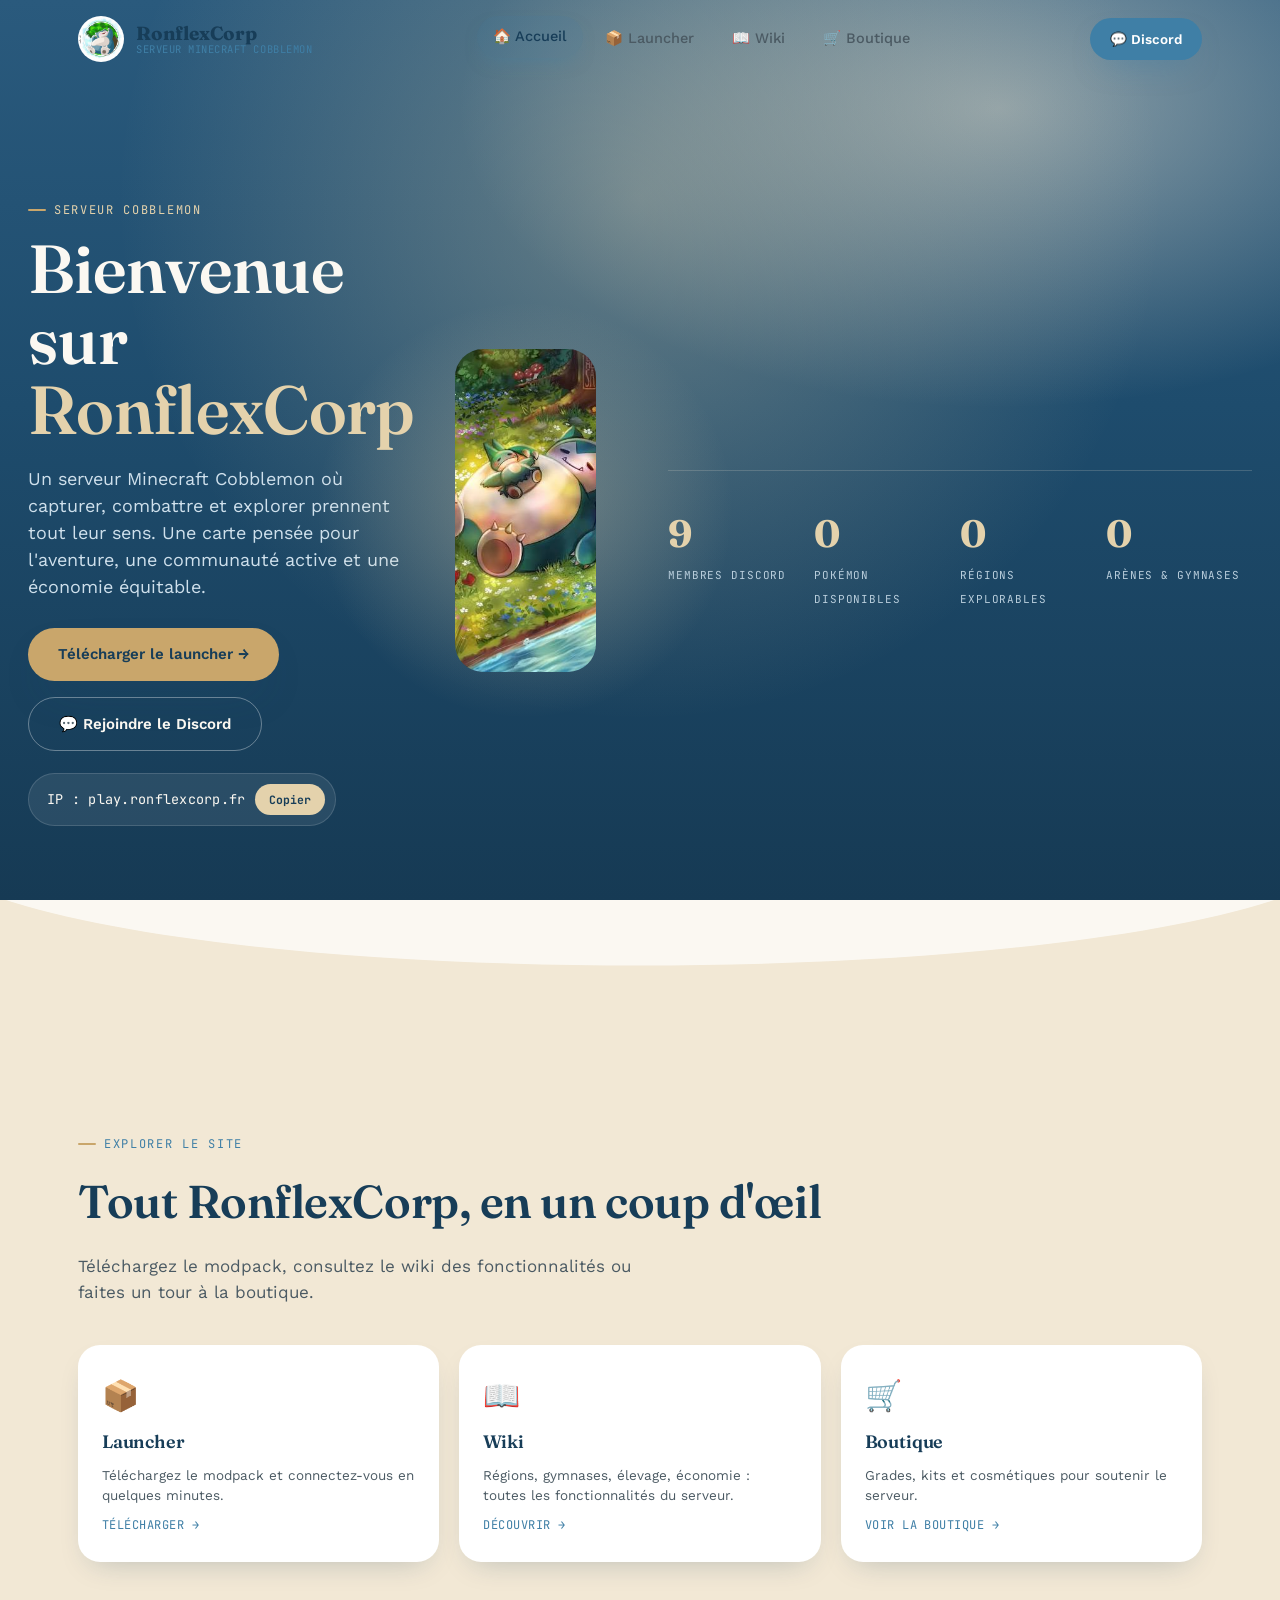
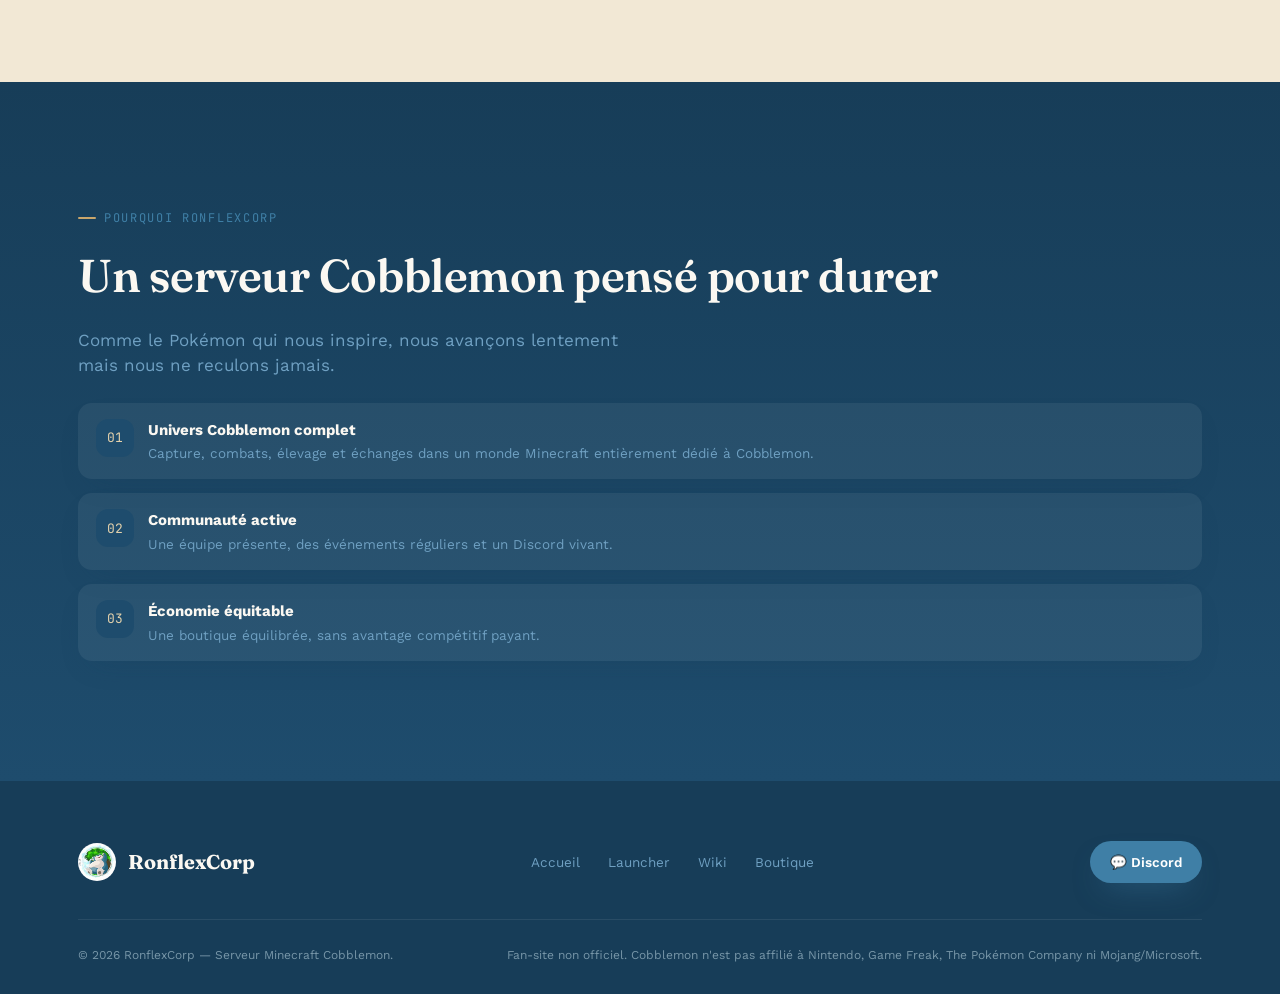
<file: index.html>
<!DOCTYPE html>
<html lang="fr">
<head>
<meta charset="UTF-8">
<meta name="viewport" content="width=device-width, initial-scale=1.0">
<title>RonflexCorp — Serveur Minecraft Cobblemon</title>
<meta name="description" content="RonflexCorp, le serveur Minecraft Cobblemon où capturer, combattre et explorer prennent tout leur sens. Rejoignez notre communauté.">
<link rel="icon" type="image/jpeg" href="assets/Snorlax_600_3331126.jpg">
<link rel="preconnect" href="https://fonts.googleapis.com">
<link rel="preconnect" href="https://fonts.gstatic.com" crossorigin>
<link href="https://fonts.googleapis.com/css2?family=Fraunces:opsz,wght@9..144,400;9..144,500;9..144,600;9..144,700&family=Work+Sans:wght@400;500;600;700&family=JetBrains+Mono:wght@400;500;700&display=swap" rel="stylesheet">
<link rel="stylesheet" href="css/style.css">
</head>
<body>

<!-- Loader -->
<div class="loader" id="loader">
  <img class="loader-mascot" src="assets/Snorlax_600_3331126.jpg" alt="Mascotte RonflexCorp endormie" width="110" height="88" style="border-radius:24px;object-fit:cover;">
  <span>Chargement du serveur…</span>
</div>

<!-- Nav -->
<nav class="nav" id="nav">
  <div class="container nav-inner">
    <a href="index.html" class="brand">
      <img class="brand-mark" src="assets/Snorlax_600_3331126.jpg" alt="Logo RonflexCorp" width="46" height="46" style="border-radius:50%;object-fit:cover;">
      <span class="brand-text"><b>RonflexCorp</b><span>Serveur Minecraft Cobblemon</span></span>
    </a>
    <div class="nav-links">
      <a href="index.html" class="active">🏠 Accueil</a>
      <a href="launcher.html">📦 Launcher</a>
      <a href="wiki.html">📖 Wiki</a>
      <a href="boutique.html">🛒 Boutique</a>
    </div>
    <div class="nav-cta">
      <a href="https://discord.gg/UPFU88eyMu" target="_blank" rel="noopener" class="btn btn-discord btn-sm">💬 Discord</a>
      <div class="nav-burger" id="burger"><span></span><span></span><span></span></div>
    </div>
  </div>
</nav>

<!-- HERO -->
<header class="hero" id="accueil">
  <div class="hero-sky-glow"></div>
  <div class="hero-particles" id="particles"></div>
  <div class="container hero-inner">
    <div class="hero-copy reveal">
      <span class="eyebrow">Serveur Cobblemon</span>
      <h1>Bienvenue sur <em>RonflexCorp</em></h1>
      <p>Un serveur Minecraft Cobblemon où capturer, combattre et explorer prennent tout leur sens. Une carte pensée pour l'aventure, une communauté active et une économie équitable.</p>
      <div class="hero-actions">
        <a href="launcher.html" class="btn btn-primary">Télécharger le launcher →</a>
        <a href="https://discord.gg/UPFU88eyMu" target="_blank" rel="noopener" class="btn btn-outline">💬 Rejoindre le Discord</a>
      </div>
      <div class="server-ip">
        <span>IP : play.ronflexcorp.fr</span>
        <button class="copy-btn" data-copy="play.ronflexcorp.fr">Copier</button>
      </div>
    </div>
    <div class="hero-visual reveal">
      <div class="glow-ring"></div>
      <img class="mascot" src="assets/snorlax-foret.jpg" alt="Ronflex, mascotte de RonflexCorp, un géant paisible" width="380" height="323" style="border-radius:28px;object-fit:cover;">
    </div>
  </div>
  <div class="container stats-wrap">
    <div class="stats-grid reveal reveal-stagger" id="statsGrid"></div>
  </div>
</header>
<svg class="belly-divider" viewBox="0 0 1440 110" preserveAspectRatio="none"><path d="M0 0 C300 90 1140 90 1440 0 L1440 110 L0 110 Z" fill="#F2E8D5"/></svg>

<!-- HUB : accès rapide aux autres pages -->
<section class="section section-cream" id="hub">
  <div class="container">
    <div class="reveal" style="margin-bottom:40px;">
      <span class="eyebrow">Explorer le site</span>
      <h2 class="section-title">Tout RonflexCorp, en un coup d'œil</h2>
      <p class="section-lead">Téléchargez le modpack, consultez le wiki des fonctionnalités ou faites un tour à la boutique.</p>
    </div>
    <div class="hub-grid reveal reveal-stagger">
      <a class="hub-card" href="launcher.html" style="--i:0">
        <span class="hub-icon">📦</span>
        <h4>Launcher</h4>
        <p>Téléchargez le modpack et connectez-vous en quelques minutes.</p>
        <span class="hub-link">Télécharger →</span>
      </a>
      <a class="hub-card" href="wiki.html" style="--i:1">
        <span class="hub-icon">📖</span>
        <h4>Wiki</h4>
        <p>Régions, gymnases, élevage, économie : toutes les fonctionnalités du serveur.</p>
        <span class="hub-link">Découvrir →</span>
      </a>
      <a class="hub-card" href="boutique.html" style="--i:2">
        <span class="hub-icon">🛒</span>
        <h4>Boutique</h4>
        <p>Grades, kits et cosmétiques pour soutenir le serveur.</p>
        <span class="hub-link">Voir la boutique →</span>
      </a>
    </div>
  </div>
</section>

<!-- POURQUOI NOUS REJOINDRE -->
<section class="section section-blue" id="pourquoi">
  <div class="container">
    <div class="reveal" style="margin-bottom:20px;">
      <span class="eyebrow">Pourquoi RonflexCorp</span>
      <h2 class="section-title">Un serveur Cobblemon pensé pour durer</h2>
      <p class="section-lead">Comme le Pokémon qui nous inspire, nous avançons lentement mais nous ne reculons jamais.</p>
    </div>
    <div class="value-list reveal reveal-stagger">
      <div class="value-item" style="--i:0"><div class="value-icon">01</div><div><b>Univers Cobblemon complet</b><p>Capture, combats, élevage et échanges dans un monde Minecraft entièrement dédié à Cobblemon.</p></div></div>
      <div class="value-item" style="--i:1"><div class="value-icon">02</div><div><b>Communauté active</b><p>Une équipe présente, des événements réguliers et un Discord vivant.</p></div></div>
      <div class="value-item" style="--i:2"><div class="value-icon">03</div><div><b>Économie équitable</b><p>Une boutique équilibrée, sans avantage compétitif payant.</p></div></div>
    </div>
  </div>
</section>

<!-- FOOTER -->
<footer class="footer">
  <div class="container">
    <div class="footer-top">
      <div class="footer-brand">
        <img src="assets/Snorlax_600_3331126.jpg" alt="Logo RonflexCorp" width="38" height="38" style="border-radius:50%;object-fit:cover;">
        <b>RonflexCorp</b>
      </div>
      <div class="footer-links">
        <a href="index.html">Accueil</a>
        <a href="launcher.html">Launcher</a>
        <a href="wiki.html">Wiki</a>
        <a href="boutique.html">Boutique</a>
      </div>
      <a href="https://discord.gg/UPFU88eyMu" target="_blank" rel="noopener" class="btn btn-discord btn-sm">💬 Discord</a>
    </div>
    <div class="footer-bottom">
      <span>© 2026 RonflexCorp — Serveur Minecraft Cobblemon.</span>
      <span>Fan-site non officiel. Cobblemon n'est pas affilié à Nintendo, Game Freak, The Pokémon Company ni Mojang/Microsoft.</span>
    </div>
  </div>
</footer>
<script src="js/main.js" defer></script>
<script src="js/home.js" defer></script>
</body>
</html>
</file>
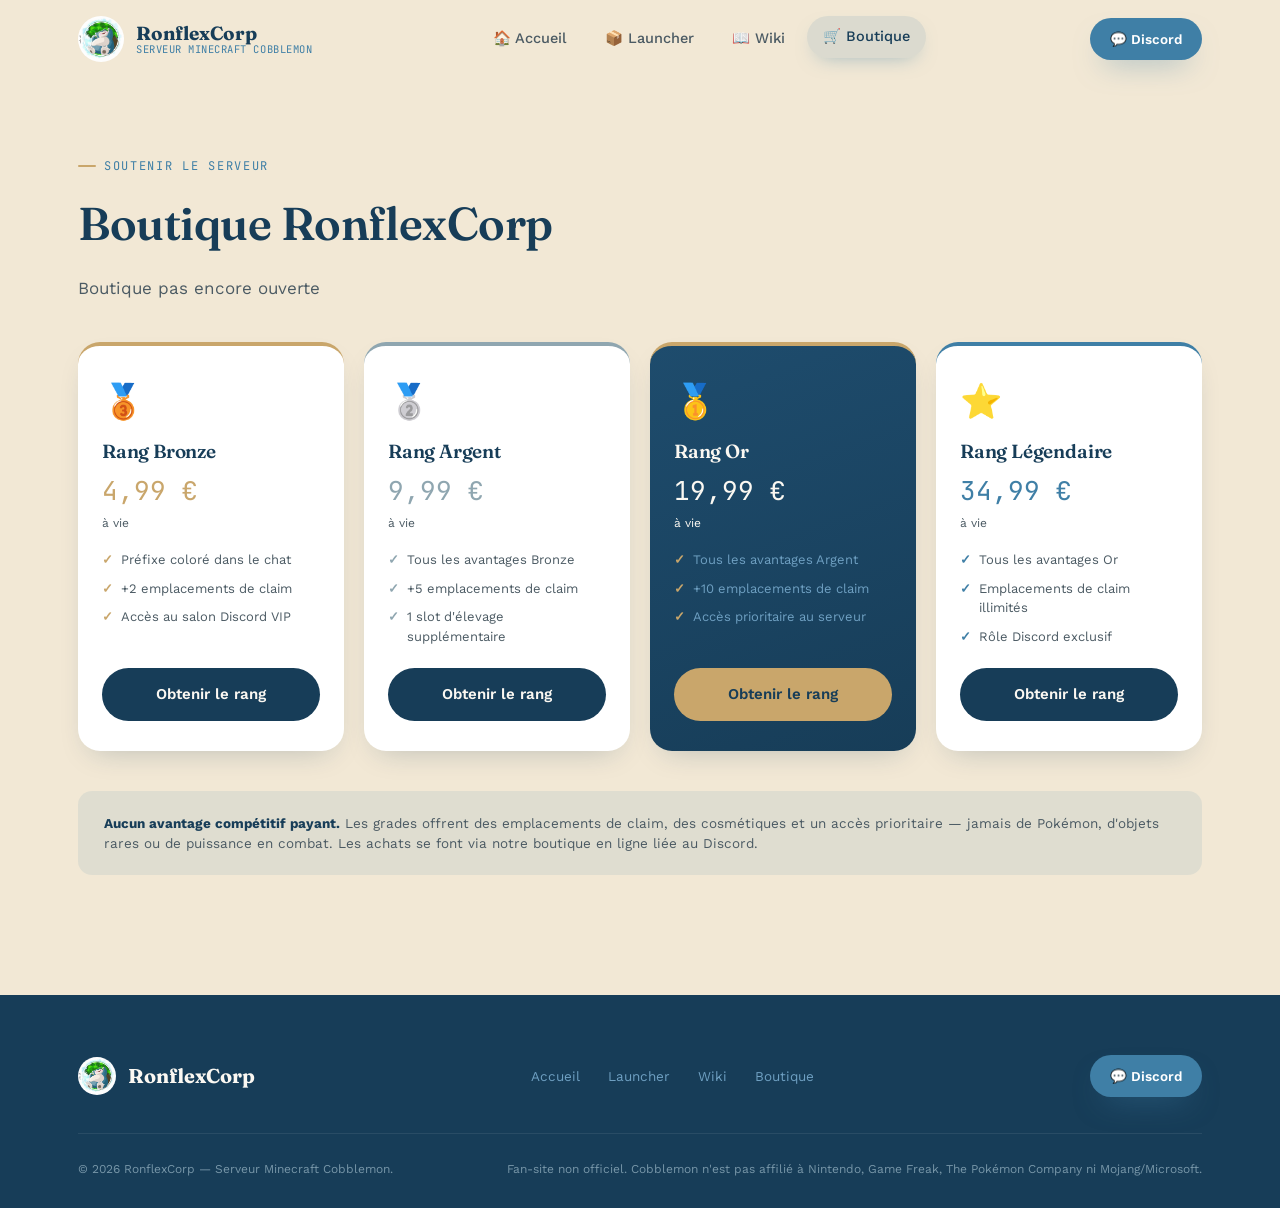
<file: boutique.html>
<!DOCTYPE html>
<html lang="fr">
<head>
<meta charset="UTF-8">
<meta name="viewport" content="width=device-width, initial-scale=1.0">
<title>Boutique — RonflexCorp</title>
<meta name="description" content="Grades, kits et cosmétiques pour soutenir le serveur Cobblemon RonflexCorp.">
<link rel="icon" type="image/jpeg" href="assets/Snorlax_600_3331126.jpg">
<link rel="preconnect" href="https://fonts.googleapis.com">
<link rel="preconnect" href="https://fonts.gstatic.com" crossorigin>
<link href="https://fonts.googleapis.com/css2?family=Fraunces:opsz,wght@9..144,400;9..144,500;9..144,600;9..144,700&family=Work+Sans:wght@400;500;600;700&family=JetBrains+Mono:wght@400;500;700&display=swap" rel="stylesheet">
<link rel="stylesheet" href="css/style.css">
</head>
<body>

<!-- Loader -->
<div class="loader" id="loader">
  <img class="loader-mascot" src="assets/Snorlax_600_3331126.jpg" alt="Mascotte RonflexCorp endormie" width="110" height="88" style="border-radius:24px;object-fit:cover;">
  <span>Chargement du serveur…</span>
</div>

<!-- Nav -->
<nav class="nav" id="nav">
  <div class="container nav-inner">
    <a href="index.html" class="brand">
      <img class="brand-mark" src="assets/Snorlax_600_3331126.jpg" alt="Logo RonflexCorp" width="46" height="46" style="border-radius:50%;object-fit:cover;">
      <span class="brand-text"><b>RonflexCorp</b><span>Serveur Minecraft Cobblemon</span></span>
    </a>
    <div class="nav-links">
      <a href="index.html">🏠 Accueil</a>
      <a href="launcher.html">📦 Launcher</a>
      <a href="wiki.html">📖 Wiki</a>
      <a href="boutique.html" class="active">🛒 Boutique</a>
    </div>
    <div class="nav-cta">
      <a href="https://discord.gg/UPFU88eyMu" target="_blank" rel="noopener" class="btn btn-discord btn-sm">💬 Discord</a>
      <div class="nav-burger" id="burger"><span></span><span></span><span></span></div>
    </div>
  </div>
</nav>

<!-- BOUTIQUE -->
<section class="section section-cream" id="boutique" style="padding-top:150px;">
  <div class="container">
    <div class="reveal" style="margin-bottom:40px;">
      <span class="eyebrow">Soutenir le serveur</span>
      <h2 class="section-title">Boutique RonflexCorp</h2>
      <p class="section-lead">Boutique pas encore ouverte</p>
    </div>
    <div class="tier-grid reveal reveal-stagger" id="tierGrid"></div>
    <div class="shop-note reveal">
      <b>Aucun avantage compétitif payant.</b> Les grades offrent des emplacements de claim, des cosmétiques et un accès prioritaire — jamais de Pokémon, d'objets rares ou de puissance en combat. Les achats se font via notre boutique en ligne liée au Discord.
    </div>
  </div>
</section>

<!-- FOOTER -->
<footer class="footer">
  <div class="container">
    <div class="footer-top">
      <div class="footer-brand">
        <img src="assets/Snorlax_600_3331126.jpg" alt="Logo RonflexCorp" width="38" height="38" style="border-radius:50%;object-fit:cover;">
        <b>RonflexCorp</b>
      </div>
      <div class="footer-links">
        <a href="index.html">Accueil</a>
        <a href="launcher.html">Launcher</a>
        <a href="wiki.html">Wiki</a>
        <a href="boutique.html">Boutique</a>
      </div>
      <a href="https://discord.gg/UPFU88eyMu" target="_blank" rel="noopener" class="btn btn-discord btn-sm">💬 Discord</a>
    </div>
    <div class="footer-bottom">
      <span>© 2026 RonflexCorp — Serveur Minecraft Cobblemon.</span>
      <span>Fan-site non officiel. Cobblemon n'est pas affilié à Nintendo, Game Freak, The Pokémon Company ni Mojang/Microsoft.</span>
    </div>
  </div>
</footer>
<script src="js/main.js" defer></script>
<script src="js/boutique.js" defer></script>
</body>
</html>
</file>
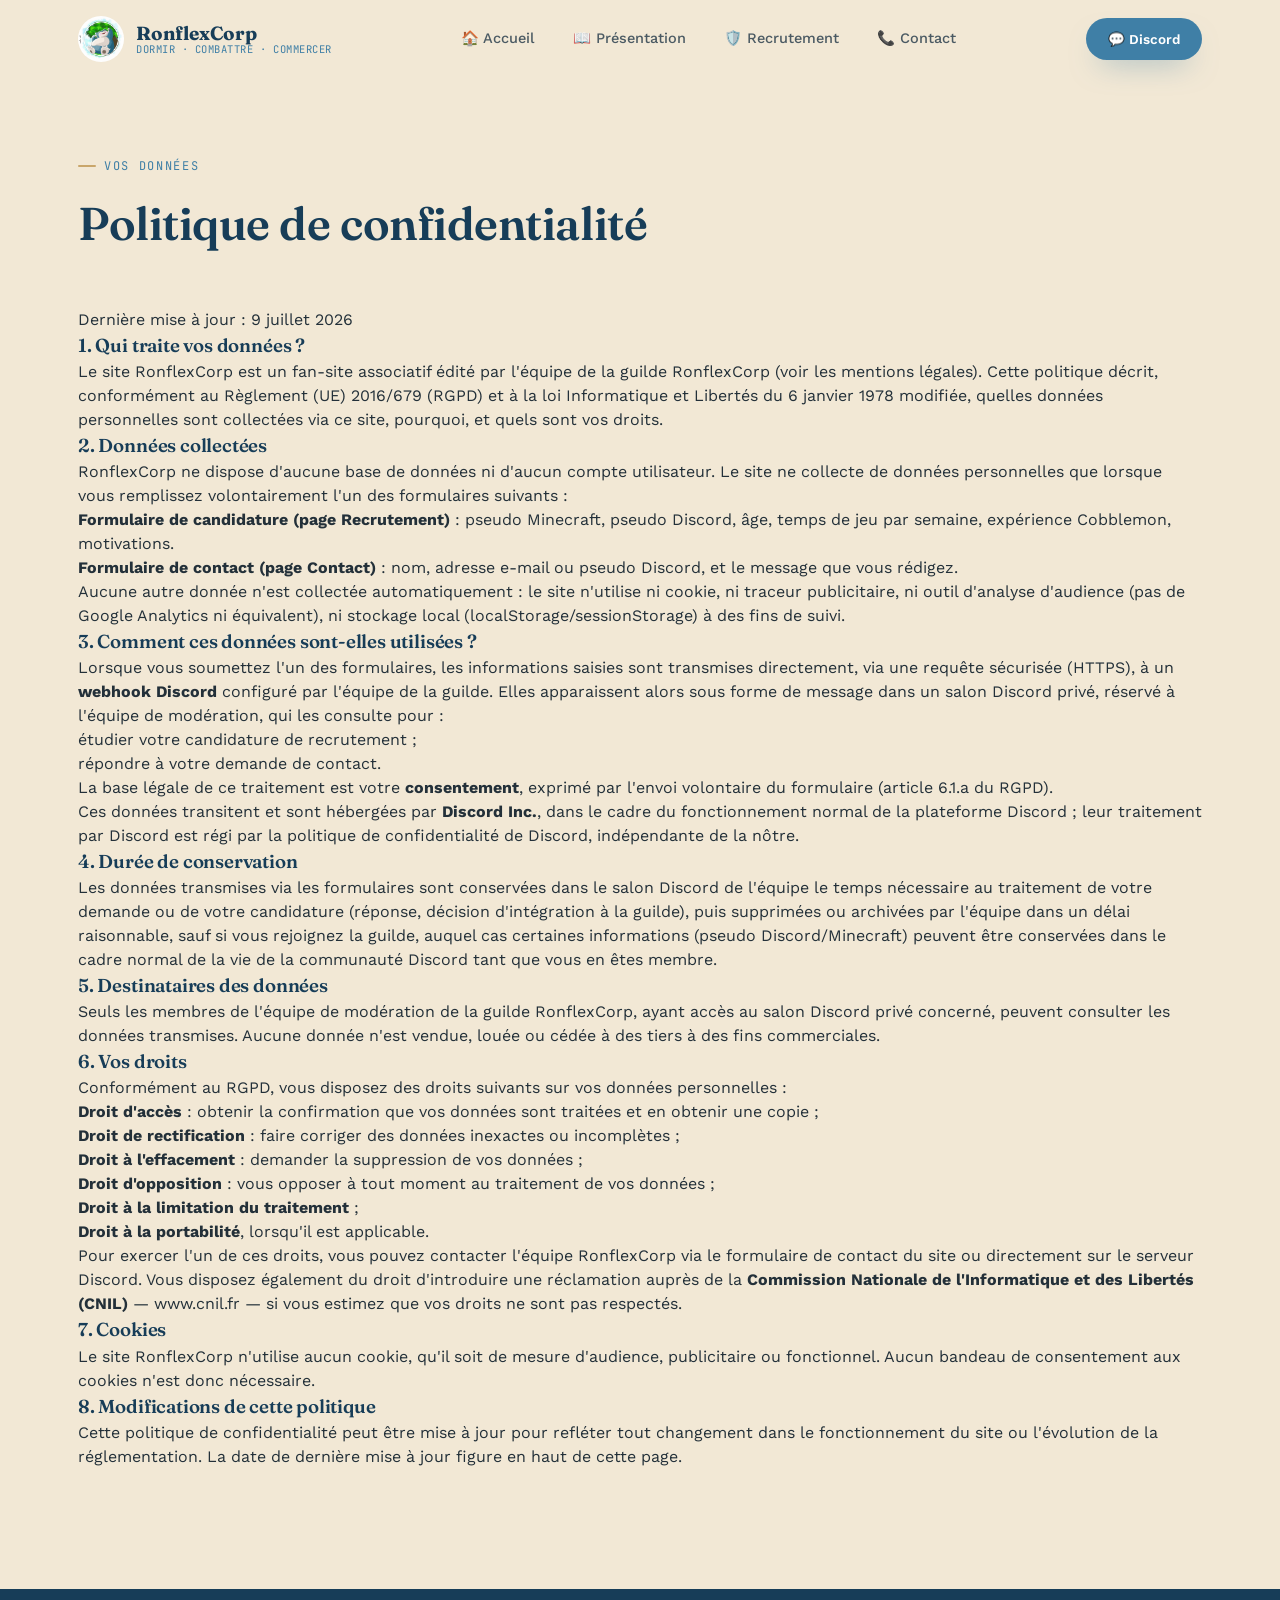
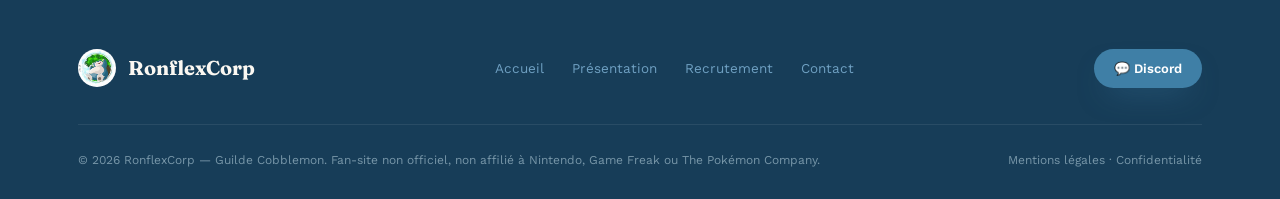
<file: confidentialite.html>
<!DOCTYPE html>
<html lang="fr">
<head>
<meta charset="UTF-8">
<meta name="viewport" content="width=device-width, initial-scale=1.0">
<title>Politique de confidentialité — RonflexCorp</title>
<link rel="icon" type="image/jpeg" href="assets/Snorlax_600_3331126.jpg">
<link rel="preconnect" href="https://fonts.googleapis.com">
<link rel="preconnect" href="https://fonts.gstatic.com" crossorigin>
<link href="https://fonts.googleapis.com/css2?family=Fraunces:opsz,wght@9..144,400;9..144,500;9..144,600;9..144,700&family=Work+Sans:wght@400;500;600;700&family=JetBrains+Mono:wght@400;500;700&display=swap" rel="stylesheet">
<link rel="stylesheet" href="css/style.css">
</head>
<body>

<!-- Loader -->
<div class="loader" id="loader">
  <img class="loader-mascot" src="assets/Snorlax_600_3331126.jpg" alt="Mascotte RonflexCorp endormie" width="110" height="88" style="border-radius:24px;object-fit:cover;">
  <span>Ronflex se réveille…</span>
</div>

<!-- Nav -->
<nav class="nav" id="nav">
  <div class="container nav-inner">
    <a href="index.html" class="brand">
      <img class="brand-mark" src="assets/Snorlax_600_3331126.jpg" alt="Logo RonflexCorp" width="46" height="46" style="border-radius:50%;object-fit:cover;">
      <span class="brand-text"><b>RonflexCorp</b><span>Dormir · Combattre · Commercer</span></span>
    </a>
    <div class="nav-links">
      <a href="index.html">🏠 Accueil</a>
      <a href="presentation.html">📖 Présentation</a>
      <a href="recrutement.html">🛡️ Recrutement</a>
      <a href="contact.html">📞 Contact</a>
    </div>
    <div class="nav-cta">
      <a href="https://discord.gg/UPFU88eyMu" target="_blank" rel="noopener" class="btn btn-discord" style="padding:11px 22px;font-size:13.5px;">💬 Discord</a>
      <div class="nav-burger" id="burger"><span></span><span></span><span></span></div>
    </div>
  </div>
</nav>

<!-- CONFIDENTIALITE -->
<section class="section section-cream" style="padding-top:150px;">
  <div class="container">
    <div class="reveal" style="margin-bottom:50px;">
      <span class="eyebrow">Vos données</span>
      <h2 class="section-title">Politique de confidentialité</h2>
    </div>
    <div class="legal-content reveal">
      <span class="legal-updated">Dernière mise à jour : 9 juillet 2026</span>

      <h3>1. Qui traite vos données ?</h3>
      <p>Le site RonflexCorp est un fan-site associatif édité par l'équipe de la guilde RonflexCorp (voir les <a href="mentions-legales.html">mentions légales</a>). Cette politique décrit, conformément au Règlement (UE) 2016/679 (RGPD) et à la loi Informatique et Libertés du 6 janvier 1978 modifiée, quelles données personnelles sont collectées via ce site, pourquoi, et quels sont vos droits.</p>

      <h3>2. Données collectées</h3>
      <p>RonflexCorp ne dispose d'aucune base de données ni d'aucun compte utilisateur. Le site ne collecte de données personnelles que lorsque vous remplissez volontairement l'un des formulaires suivants :</p>
      <ul>
        <li><strong>Formulaire de candidature (page Recrutement)</strong> : pseudo Minecraft, pseudo Discord, âge, temps de jeu par semaine, expérience Cobblemon, motivations.</li>
        <li><strong>Formulaire de contact (page Contact)</strong> : nom, adresse e-mail ou pseudo Discord, et le message que vous rédigez.</li>
      </ul>
      <p>Aucune autre donnée n'est collectée automatiquement : le site n'utilise ni cookie, ni traceur publicitaire, ni outil d'analyse d'audience (pas de Google Analytics ni équivalent), ni stockage local (localStorage/sessionStorage) à des fins de suivi.</p>

      <h3>3. Comment ces données sont-elles utilisées ?</h3>
      <p>Lorsque vous soumettez l'un des formulaires, les informations saisies sont transmises directement, via une requête sécurisée (HTTPS), à un <strong>webhook Discord</strong> configuré par l'équipe de la guilde. Elles apparaissent alors sous forme de message dans un salon Discord privé, réservé à l'équipe de modération, qui les consulte pour :</p>
      <ul>
        <li>étudier votre candidature de recrutement ;</li>
        <li>répondre à votre demande de contact.</li>
      </ul>
      <p>La base légale de ce traitement est votre <strong>consentement</strong>, exprimé par l'envoi volontaire du formulaire (article 6.1.a du RGPD).</p>
      <p>Ces données transitent et sont hébergées par <strong>Discord Inc.</strong>, dans le cadre du fonctionnement normal de la plateforme Discord ; leur traitement par Discord est régi par la <a href="https://discord.com/privacy" target="_blank" rel="noopener">politique de confidentialité de Discord</a>, indépendante de la nôtre.</p>

      <h3>4. Durée de conservation</h3>
      <p>Les données transmises via les formulaires sont conservées dans le salon Discord de l'équipe le temps nécessaire au traitement de votre demande ou de votre candidature (réponse, décision d'intégration à la guilde), puis supprimées ou archivées par l'équipe dans un délai raisonnable, sauf si vous rejoignez la guilde, auquel cas certaines informations (pseudo Discord/Minecraft) peuvent être conservées dans le cadre normal de la vie de la communauté Discord tant que vous en êtes membre.</p>

      <h3>5. Destinataires des données</h3>
      <p>Seuls les membres de l'équipe de modération de la guilde RonflexCorp, ayant accès au salon Discord privé concerné, peuvent consulter les données transmises. Aucune donnée n'est vendue, louée ou cédée à des tiers à des fins commerciales.</p>

      <h3>6. Vos droits</h3>
      <p>Conformément au RGPD, vous disposez des droits suivants sur vos données personnelles :</p>
      <ul>
        <li><strong>Droit d'accès</strong> : obtenir la confirmation que vos données sont traitées et en obtenir une copie ;</li>
        <li><strong>Droit de rectification</strong> : faire corriger des données inexactes ou incomplètes ;</li>
        <li><strong>Droit à l'effacement</strong> : demander la suppression de vos données ;</li>
        <li><strong>Droit d'opposition</strong> : vous opposer à tout moment au traitement de vos données ;</li>
        <li><strong>Droit à la limitation du traitement</strong> ;</li>
        <li><strong>Droit à la portabilité</strong>, lorsqu'il est applicable.</li>
      </ul>
      <p>Pour exercer l'un de ces droits, vous pouvez contacter l'équipe RonflexCorp via le <a href="contact.html">formulaire de contact</a> du site ou directement sur le <a href="https://discord.gg/UPFU88eyMu" target="_blank" rel="noopener">serveur Discord</a>. Vous disposez également du droit d'introduire une réclamation auprès de la <strong>Commission Nationale de l'Informatique et des Libertés (CNIL)</strong> — <a href="https://www.cnil.fr" target="_blank" rel="noopener">www.cnil.fr</a> — si vous estimez que vos droits ne sont pas respectés.</p>

      <h3>7. Cookies</h3>
      <p>Le site RonflexCorp n'utilise aucun cookie, qu'il soit de mesure d'audience, publicitaire ou fonctionnel. Aucun bandeau de consentement aux cookies n'est donc nécessaire.</p>

      <h3>8. Modifications de cette politique</h3>
      <p>Cette politique de confidentialité peut être mise à jour pour refléter tout changement dans le fonctionnement du site ou l'évolution de la réglementation. La date de dernière mise à jour figure en haut de cette page.</p>
    </div>
  </div>
</section>

<!-- FOOTER -->
<footer class="footer">
  <div class="container">
    <div class="footer-top">
      <div class="footer-brand">
        <img src="assets/Snorlax_600_3331126.jpg" alt="Logo RonflexCorp" width="38" height="38" style="border-radius:50%;object-fit:cover;">
        <b>RonflexCorp</b>
      </div>
      <div class="footer-links">
        <a href="index.html">Accueil</a>
        <a href="presentation.html">Présentation</a>
        <a href="recrutement.html">Recrutement</a>
        <a href="contact.html">Contact</a>
      </div>
      <a href="https://discord.gg/UPFU88eyMu" target="_blank" rel="noopener" class="btn btn-discord" style="padding:10px 20px;font-size:13px;">💬 Discord</a>
    </div>
    <div class="footer-bottom">
      <span>© 2026 RonflexCorp — Guilde Cobblemon. Fan-site non officiel, non affilié à Nintendo, Game Freak ou The Pokémon Company.</span>
      <span><a href="mentions-legales.html">Mentions légales</a> · <a href="confidentialite.html">Confidentialité</a></span>
    </div>
  </div>
</footer>
<script src="js/main.js" defer></script>
</body>
</html>
</file>
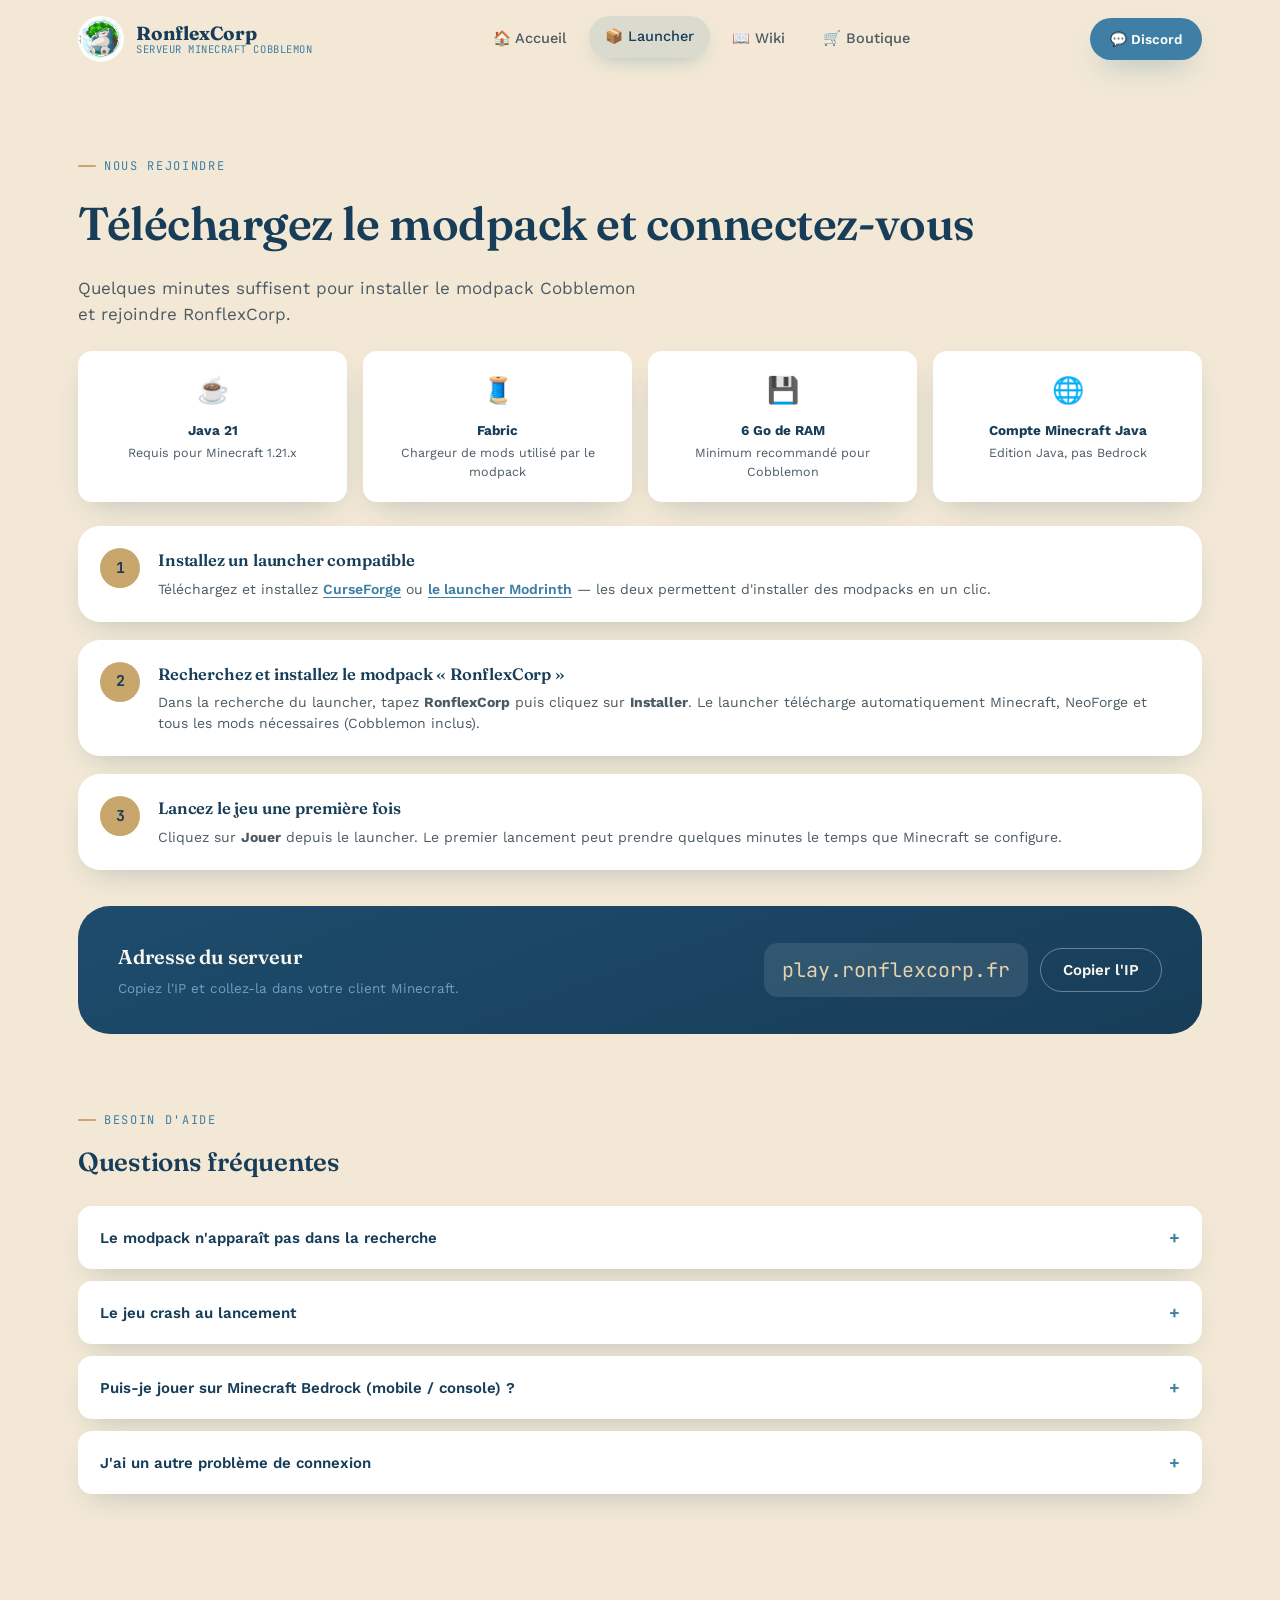
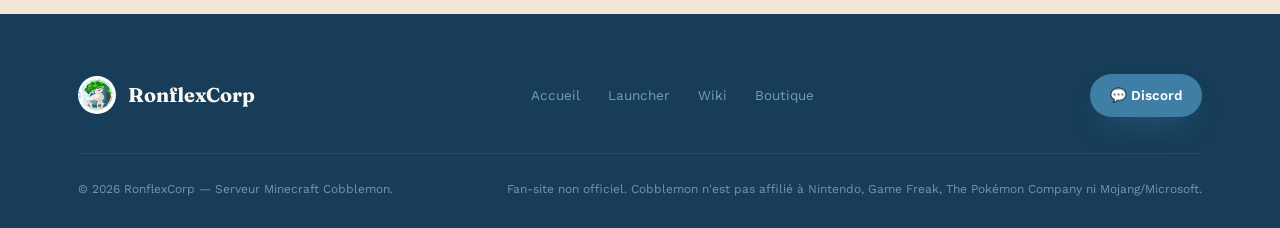
<file: launcher.html>
<!DOCTYPE html>
<html lang="fr">
<head>
<meta charset="UTF-8">
<meta name="viewport" content="width=device-width, initial-scale=1.0">
<title>Launcher — RonflexCorp</title>
<meta name="description" content="Téléchargez le modpack Cobblemon et connectez-vous au serveur RonflexCorp en quelques minutes.">
<link rel="icon" type="image/jpeg" href="assets/Snorlax_600_3331126.jpg">
<link rel="preconnect" href="https://fonts.googleapis.com">
<link rel="preconnect" href="https://fonts.gstatic.com" crossorigin>
<link href="https://fonts.googleapis.com/css2?family=Fraunces:opsz,wght@9..144,400;9..144,500;9..144,600;9..144,700&family=Work+Sans:wght@400;500;600;700&family=JetBrains+Mono:wght@400;500;700&display=swap" rel="stylesheet">
<link rel="stylesheet" href="css/style.css">
</head>
<body>

<!-- Loader -->
<div class="loader" id="loader">
  <img class="loader-mascot" src="assets/Snorlax_600_3331126.jpg" alt="Mascotte RonflexCorp endormie" width="110" height="88" style="border-radius:24px;object-fit:cover;">
  <span>Chargement du serveur…</span>
</div>

<!-- Nav -->
<nav class="nav" id="nav">
  <div class="container nav-inner">
    <a href="index.html" class="brand">
      <img class="brand-mark" src="assets/Snorlax_600_3331126.jpg" alt="Logo RonflexCorp" width="46" height="46" style="border-radius:50%;object-fit:cover;">
      <span class="brand-text"><b>RonflexCorp</b><span>Serveur Minecraft Cobblemon</span></span>
    </a>
    <div class="nav-links">
      <a href="index.html">🏠 Accueil</a>
      <a href="launcher.html" class="active">📦 Launcher</a>
      <a href="wiki.html">📖 Wiki</a>
      <a href="boutique.html">🛒 Boutique</a>
    </div>
    <div class="nav-cta">
      <a href="https://discord.gg/UPFU88eyMu" target="_blank" rel="noopener" class="btn btn-discord btn-sm">💬 Discord</a>
      <div class="nav-burger" id="burger"><span></span><span></span><span></span></div>
    </div>
  </div>
</nav>

<!-- LAUNCHER -->
<section class="section section-cream" id="launcher" style="padding-top:150px;">
  <div class="container">
    <div class="reveal" style="margin-bottom:20px;">
      <span class="eyebrow">Nous rejoindre</span>
      <h2 class="section-title">Téléchargez le modpack et connectez-vous</h2>
      <p class="section-lead">Quelques minutes suffisent pour installer le modpack Cobblemon et rejoindre RonflexCorp.</p>
    </div>

    <div class="prereq-grid reveal reveal-stagger">
      <div class="prereq-card" style="--i:0">
        <span>☕</span>
        <b>Java 21</b>
        <p>Requis pour Minecraft 1.21.x</p>
      </div>
      <div class="prereq-card" style="--i:1">
        <span>🧵</span>
        <b>Fabric</b>
        <p>Chargeur de mods utilisé par le modpack</p>
      </div>
      <div class="prereq-card" style="--i:2">
        <span>💾</span>
        <b>6 Go de RAM</b>
        <p>Minimum recommandé pour Cobblemon</p>
      </div>
      <div class="prereq-card" style="--i:3">
        <span>🌐</span>
        <b>Compte Minecraft Java</b>
        <p>Edition Java, pas Bedrock</p>
      </div>
    </div>

    <div class="step-list reveal reveal-stagger">
      <div class="step" style="--i:0">
        <div class="step-num">1</div>
        <div>
          <h4>Installez un launcher compatible</h4>
          <p>Téléchargez et installez <a href="https://www.curseforge.com/minecraft" target="_blank" rel="noopener">CurseForge</a> ou <a href="https://modrinth.com/app" target="_blank" rel="noopener">le launcher Modrinth</a> — les deux permettent d'installer des modpacks en un clic.</p>
        </div>
      </div>
      <div class="step" style="--i:1">
        <div class="step-num">2</div>
        <div>
          <h4>Recherchez et installez le modpack « RonflexCorp »</h4>
          <p>Dans la recherche du launcher, tapez <b>RonflexCorp</b> puis cliquez sur <b>Installer</b>. Le launcher télécharge automatiquement Minecraft, NeoForge et tous les mods nécessaires (Cobblemon inclus).</p>
        </div>
      </div>
      <div class="step" style="--i:2">
        <div class="step-num">3</div>
        <div>
          <h4>Lancez le jeu une première fois</h4>
          <p>Cliquez sur <b>Jouer</b> depuis le launcher. Le premier lancement peut prendre quelques minutes le temps que Minecraft se configure.</p>
        </div>
      </div>
    </div>

    <div class="ip-card reveal" style="margin-top:36px;">
      <div>
        <h3>Adresse du serveur</h3>
        <p>Copiez l'IP et collez-la dans votre client Minecraft.</p>
      </div>
      <div class="ip-value">
        <code>play.ronflexcorp.fr</code>
        <button class="copy-btn btn btn-outline" data-copy="ronflexcorp.one-mc.com" style="padding:12px 22px;">Copier l'IP</button>
      </div>
    </div>

    <div class="reveal" style="margin-top:70px;margin-bottom:10px;">
      <span class="eyebrow">Besoin d'aide</span>
      <h3 style="font-size:26px;">Questions fréquentes</h3>
    </div>
    <div class="faq-list reveal reveal-stagger">
      <details class="faq-item" style="--i:0">
        <summary>Le modpack n'apparaît pas dans la recherche</summary>
        <p>Vérifiez que votre launcher est à jour. Si le modpack reste introuvable, utilisez le lien direct partagé sur notre Discord dans le salon #launcher.</p>
      </details>
      <details class="faq-item" style="--i:1">
        <summary>Le jeu crash au lancement</summary>
        <p>Assurez-vous d'avoir alloué au moins 6 Go de RAM au jeu dans les paramètres du launcher, et que vous utilisez bien Java 21.</p>
      </details>
      <details class="faq-item" style="--i:2">
        <summary>Puis-je jouer sur Minecraft Bedrock (mobile / console) ?</summary>
        <p>Non, Cobblemon est un mod Fabric/Forge/Neoforge disponible uniquement sur l'édition Java de Minecraft.</p>
      </details>
      <details class="faq-item" style="--i:3">
        <summary>J'ai un autre problème de connexion</summary>
        <p>Passez par le salon #support de notre Discord, un membre de l'équipe vous répondra rapidement.</p>
      </details>
    </div>
  </div>
</section>

<!-- FOOTER -->
<footer class="footer">
  <div class="container">
    <div class="footer-top">
      <div class="footer-brand">
        <img src="assets/Snorlax_600_3331126.jpg" alt="Logo RonflexCorp" width="38" height="38" style="border-radius:50%;object-fit:cover;">
        <b>RonflexCorp</b>
      </div>
      <div class="footer-links">
        <a href="index.html">Accueil</a>
        <a href="launcher.html">Launcher</a>
        <a href="wiki.html">Wiki</a>
        <a href="boutique.html">Boutique</a>
      </div>
      <a href="https://discord.gg/UPFU88eyMu" target="_blank" rel="noopener" class="btn btn-discord btn-sm">💬 Discord</a>
    </div>
    <div class="footer-bottom">
      <span>© 2026 RonflexCorp — Serveur Minecraft Cobblemon.</span>
      <span>Fan-site non officiel. Cobblemon n'est pas affilié à Nintendo, Game Freak, The Pokémon Company ni Mojang/Microsoft.</span>
    </div>
  </div>
</footer>
<script src="js/main.js" defer></script>
</body>
</html>
</file>
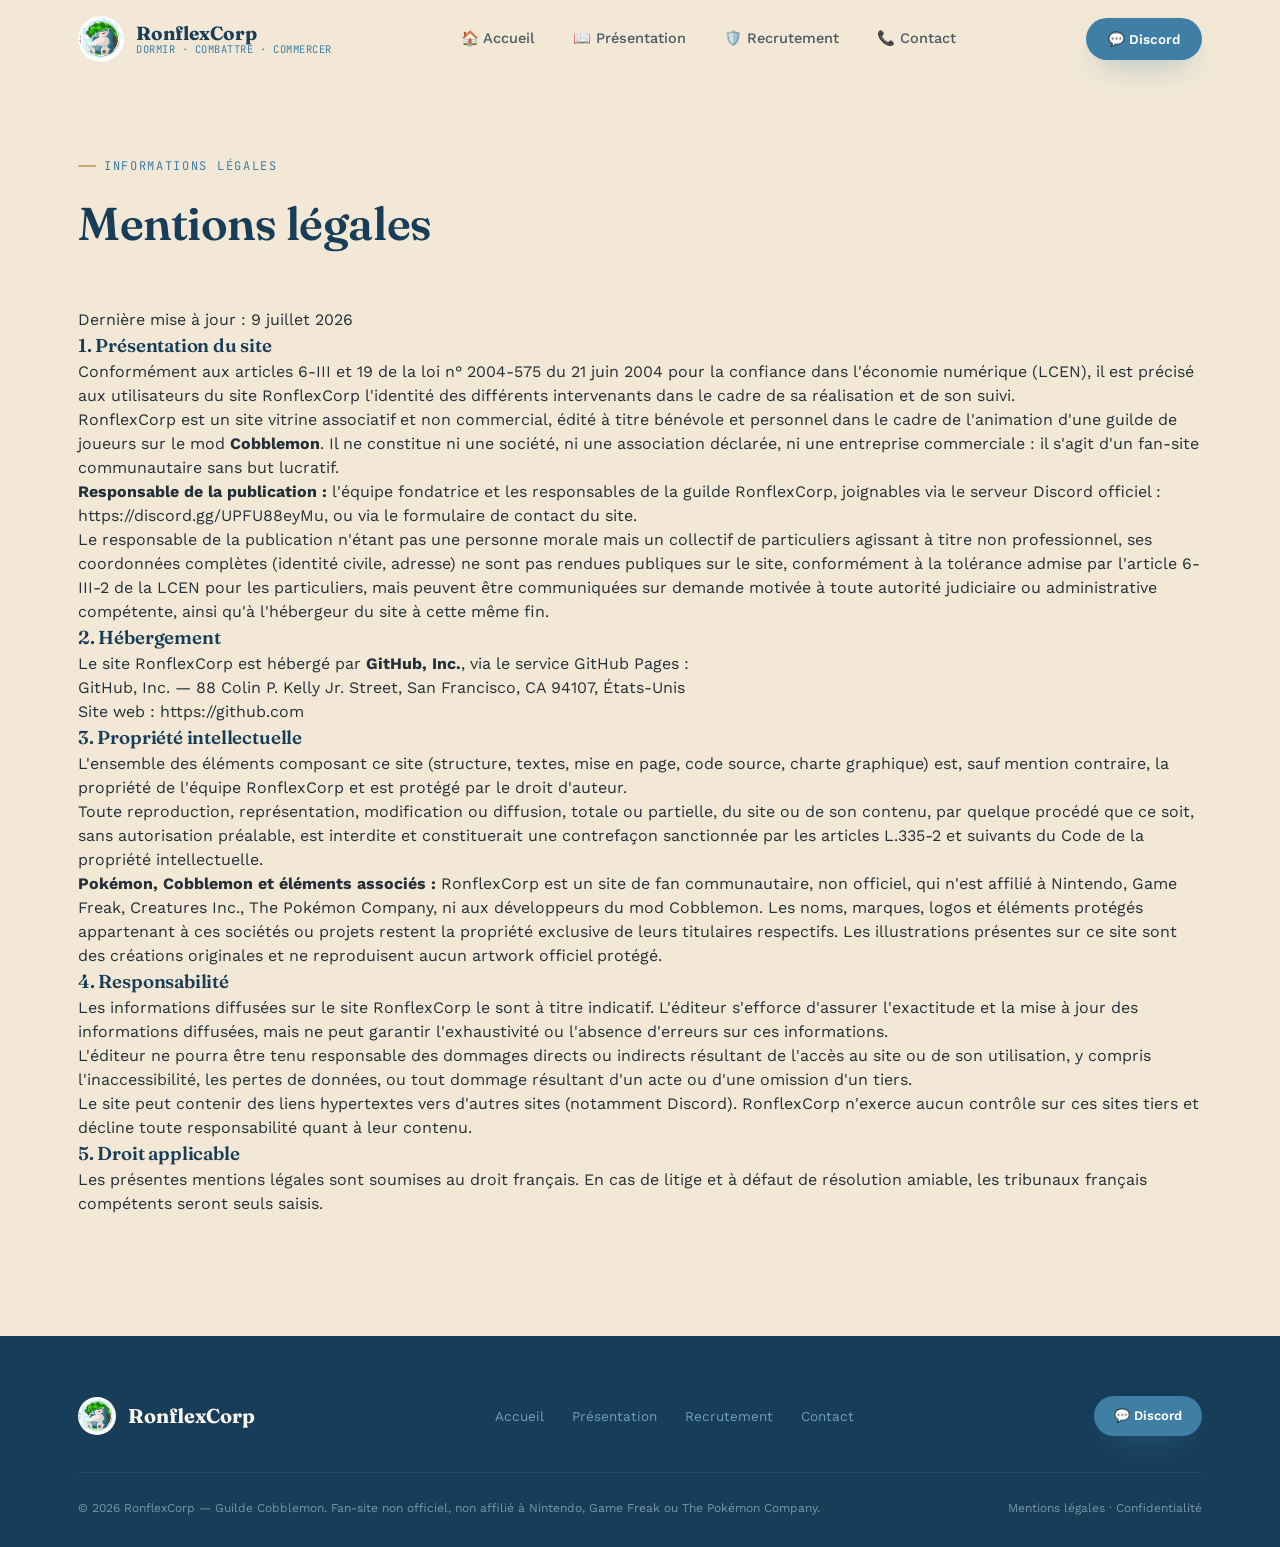
<file: mentions-legales.html>
<!DOCTYPE html>
<html lang="fr">
<head>
<meta charset="UTF-8">
<meta name="viewport" content="width=device-width, initial-scale=1.0">
<title>Mentions légales — RonflexCorp</title>
<link rel="icon" type="image/jpeg" href="assets/Snorlax_600_3331126.jpg">
<link rel="preconnect" href="https://fonts.googleapis.com">
<link rel="preconnect" href="https://fonts.gstatic.com" crossorigin>
<link href="https://fonts.googleapis.com/css2?family=Fraunces:opsz,wght@9..144,400;9..144,500;9..144,600;9..144,700&family=Work+Sans:wght@400;500;600;700&family=JetBrains+Mono:wght@400;500;700&display=swap" rel="stylesheet">
<link rel="stylesheet" href="css/style.css">
</head>
<body>

<!-- Loader -->
<div class="loader" id="loader">
  <img class="loader-mascot" src="assets/Snorlax_600_3331126.jpg" alt="Mascotte RonflexCorp endormie" width="110" height="88" style="border-radius:24px;object-fit:cover;">
  <span>Ronflex se réveille…</span>
</div>

<!-- Nav -->
<nav class="nav" id="nav">
  <div class="container nav-inner">
    <a href="index.html" class="brand">
      <img class="brand-mark" src="assets/Snorlax_600_3331126.jpg" alt="Logo RonflexCorp" width="46" height="46" style="border-radius:50%;object-fit:cover;">
      <span class="brand-text"><b>RonflexCorp</b><span>Dormir · Combattre · Commercer</span></span>
    </a>
    <div class="nav-links">
      <a href="index.html">🏠 Accueil</a>
      <a href="presentation.html">📖 Présentation</a>
      <a href="recrutement.html">🛡️ Recrutement</a>
      <a href="contact.html">📞 Contact</a>
    </div>
    <div class="nav-cta">
      <a href="https://discord.gg/UPFU88eyMu" target="_blank" rel="noopener" class="btn btn-discord" style="padding:11px 22px;font-size:13.5px;">💬 Discord</a>
      <div class="nav-burger" id="burger"><span></span><span></span><span></span></div>
    </div>
  </div>
</nav>

<!-- MENTIONS LEGALES -->
<section class="section section-cream" style="padding-top:150px;">
  <div class="container">
    <div class="reveal" style="margin-bottom:50px;">
      <span class="eyebrow">Informations légales</span>
      <h2 class="section-title">Mentions légales</h2>
    </div>
    <div class="legal-content reveal">
      <span class="legal-updated">Dernière mise à jour : 9 juillet 2026</span>

      <h3>1. Présentation du site</h3>
      <p>Conformément aux articles 6-III et 19 de la loi n° 2004-575 du 21 juin 2004 pour la confiance dans l'économie numérique (LCEN), il est précisé aux utilisateurs du site RonflexCorp l'identité des différents intervenants dans le cadre de sa réalisation et de son suivi.</p>
      <p>RonflexCorp est un site vitrine associatif et non commercial, édité à titre bénévole et personnel dans le cadre de l'animation d'une guilde de joueurs sur le mod <strong>Cobblemon</strong>. Il ne constitue ni une société, ni une association déclarée, ni une entreprise commerciale : il s'agit d'un fan-site communautaire sans but lucratif.</p>
      <p><strong>Responsable de la publication :</strong> l'équipe fondatrice et les responsables de la guilde RonflexCorp, joignables via le serveur Discord officiel : <a href="https://discord.gg/UPFU88eyMu" target="_blank" rel="noopener">https://discord.gg/UPFU88eyMu</a>, ou via le <a href="contact.html">formulaire de contact</a> du site.</p>
      <p>Le responsable de la publication n'étant pas une personne morale mais un collectif de particuliers agissant à titre non professionnel, ses coordonnées complètes (identité civile, adresse) ne sont pas rendues publiques sur le site, conformément à la tolérance admise par l'article 6-III-2 de la LCEN pour les particuliers, mais peuvent être communiquées sur demande motivée à toute autorité judiciaire ou administrative compétente, ainsi qu'à l'hébergeur du site à cette même fin.</p>

      <h3>2. Hébergement</h3>
      <p>Le site RonflexCorp est hébergé par <strong>GitHub, Inc.</strong>, via le service GitHub Pages :</p>
      <ul>
        <li>GitHub, Inc. — 88 Colin P. Kelly Jr. Street, San Francisco, CA 94107, États-Unis</li>
        <li>Site web : <a href="https://github.com" target="_blank" rel="noopener">https://github.com</a></li>
      </ul>

      <h3>3. Propriété intellectuelle</h3>
      <p>L'ensemble des éléments composant ce site (structure, textes, mise en page, code source, charte graphique) est, sauf mention contraire, la propriété de l'équipe RonflexCorp et est protégé par le droit d'auteur.</p>
      <p>Toute reproduction, représentation, modification ou diffusion, totale ou partielle, du site ou de son contenu, par quelque procédé que ce soit, sans autorisation préalable, est interdite et constituerait une contrefaçon sanctionnée par les articles L.335-2 et suivants du Code de la propriété intellectuelle.</p>
      <p><strong>Pokémon, Cobblemon et éléments associés :</strong> RonflexCorp est un site de fan communautaire, non officiel, qui n'est affilié à Nintendo, Game Freak, Creatures Inc., The Pokémon Company, ni aux développeurs du mod Cobblemon. Les noms, marques, logos et éléments protégés appartenant à ces sociétés ou projets restent la propriété exclusive de leurs titulaires respectifs. Les illustrations présentes sur ce site sont des créations originales et ne reproduisent aucun artwork officiel protégé.</p>

      <h3>4. Responsabilité</h3>
      <p>Les informations diffusées sur le site RonflexCorp le sont à titre indicatif. L'éditeur s'efforce d'assurer l'exactitude et la mise à jour des informations diffusées, mais ne peut garantir l'exhaustivité ou l'absence d'erreurs sur ces informations.</p>
      <p>L'éditeur ne pourra être tenu responsable des dommages directs ou indirects résultant de l'accès au site ou de son utilisation, y compris l'inaccessibilité, les pertes de données, ou tout dommage résultant d'un acte ou d'une omission d'un tiers.</p>
      <p>Le site peut contenir des liens hypertextes vers d'autres sites (notamment Discord). RonflexCorp n'exerce aucun contrôle sur ces sites tiers et décline toute responsabilité quant à leur contenu.</p>

      <h3>5. Droit applicable</h3>
      <p>Les présentes mentions légales sont soumises au droit français. En cas de litige et à défaut de résolution amiable, les tribunaux français compétents seront seuls saisis.</p>
    </div>
  </div>
</section>

<!-- FOOTER -->
<footer class="footer">
  <div class="container">
    <div class="footer-top">
      <div class="footer-brand">
        <img src="assets/Snorlax_600_3331126.jpg" alt="Logo RonflexCorp" width="38" height="38" style="border-radius:50%;object-fit:cover;">
        <b>RonflexCorp</b>
      </div>
      <div class="footer-links">
        <a href="index.html">Accueil</a>
        <a href="presentation.html">Présentation</a>
        <a href="recrutement.html">Recrutement</a>
        <a href="contact.html">Contact</a>
      </div>
      <a href="https://discord.gg/UPFU88eyMu" target="_blank" rel="noopener" class="btn btn-discord" style="padding:10px 20px;font-size:13px;">💬 Discord</a>
    </div>
    <div class="footer-bottom">
      <span>© 2026 RonflexCorp — Guilde Cobblemon. Fan-site non officiel, non affilié à Nintendo, Game Freak ou The Pokémon Company.</span>
      <span><a href="mentions-legales.html">Mentions légales</a> · <a href="confidentialite.html">Confidentialité</a></span>
    </div>
  </div>
</footer>
<script src="js/main.js" defer></script>
</body>
</html>
</file>
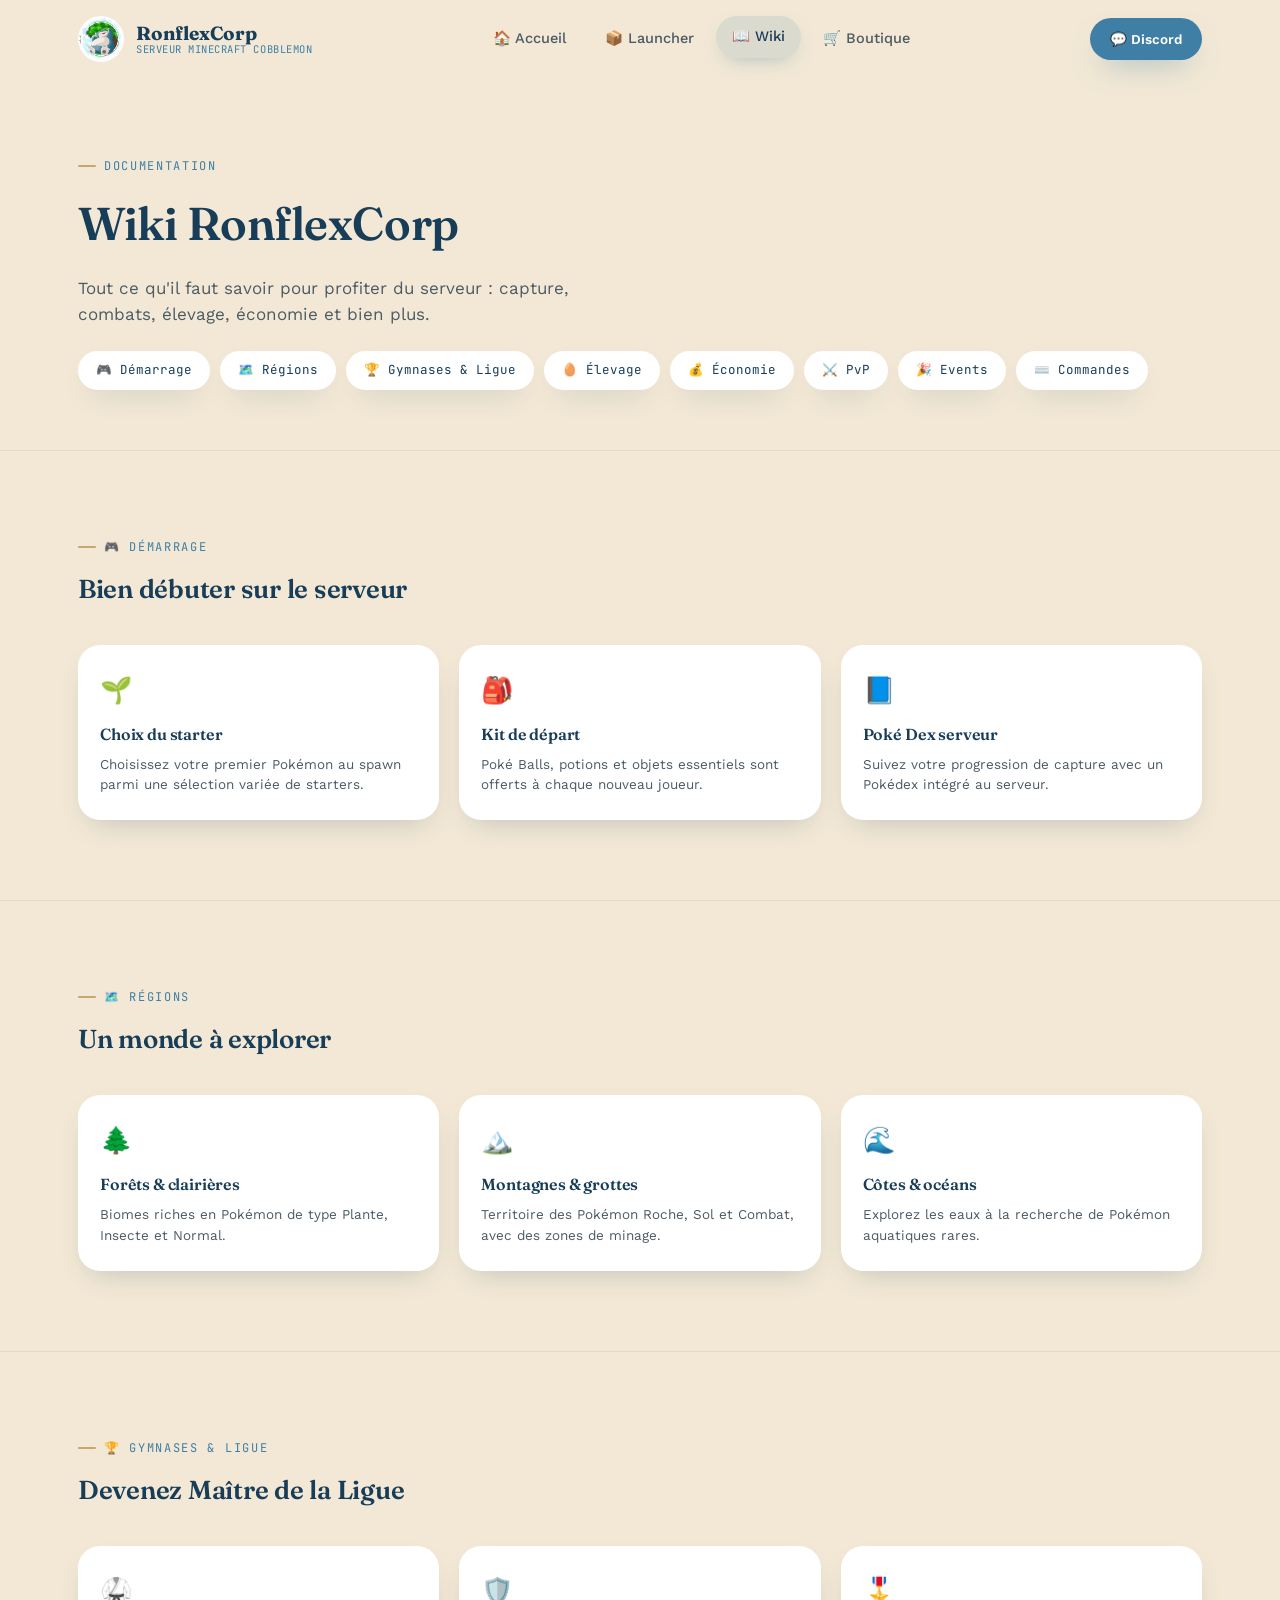
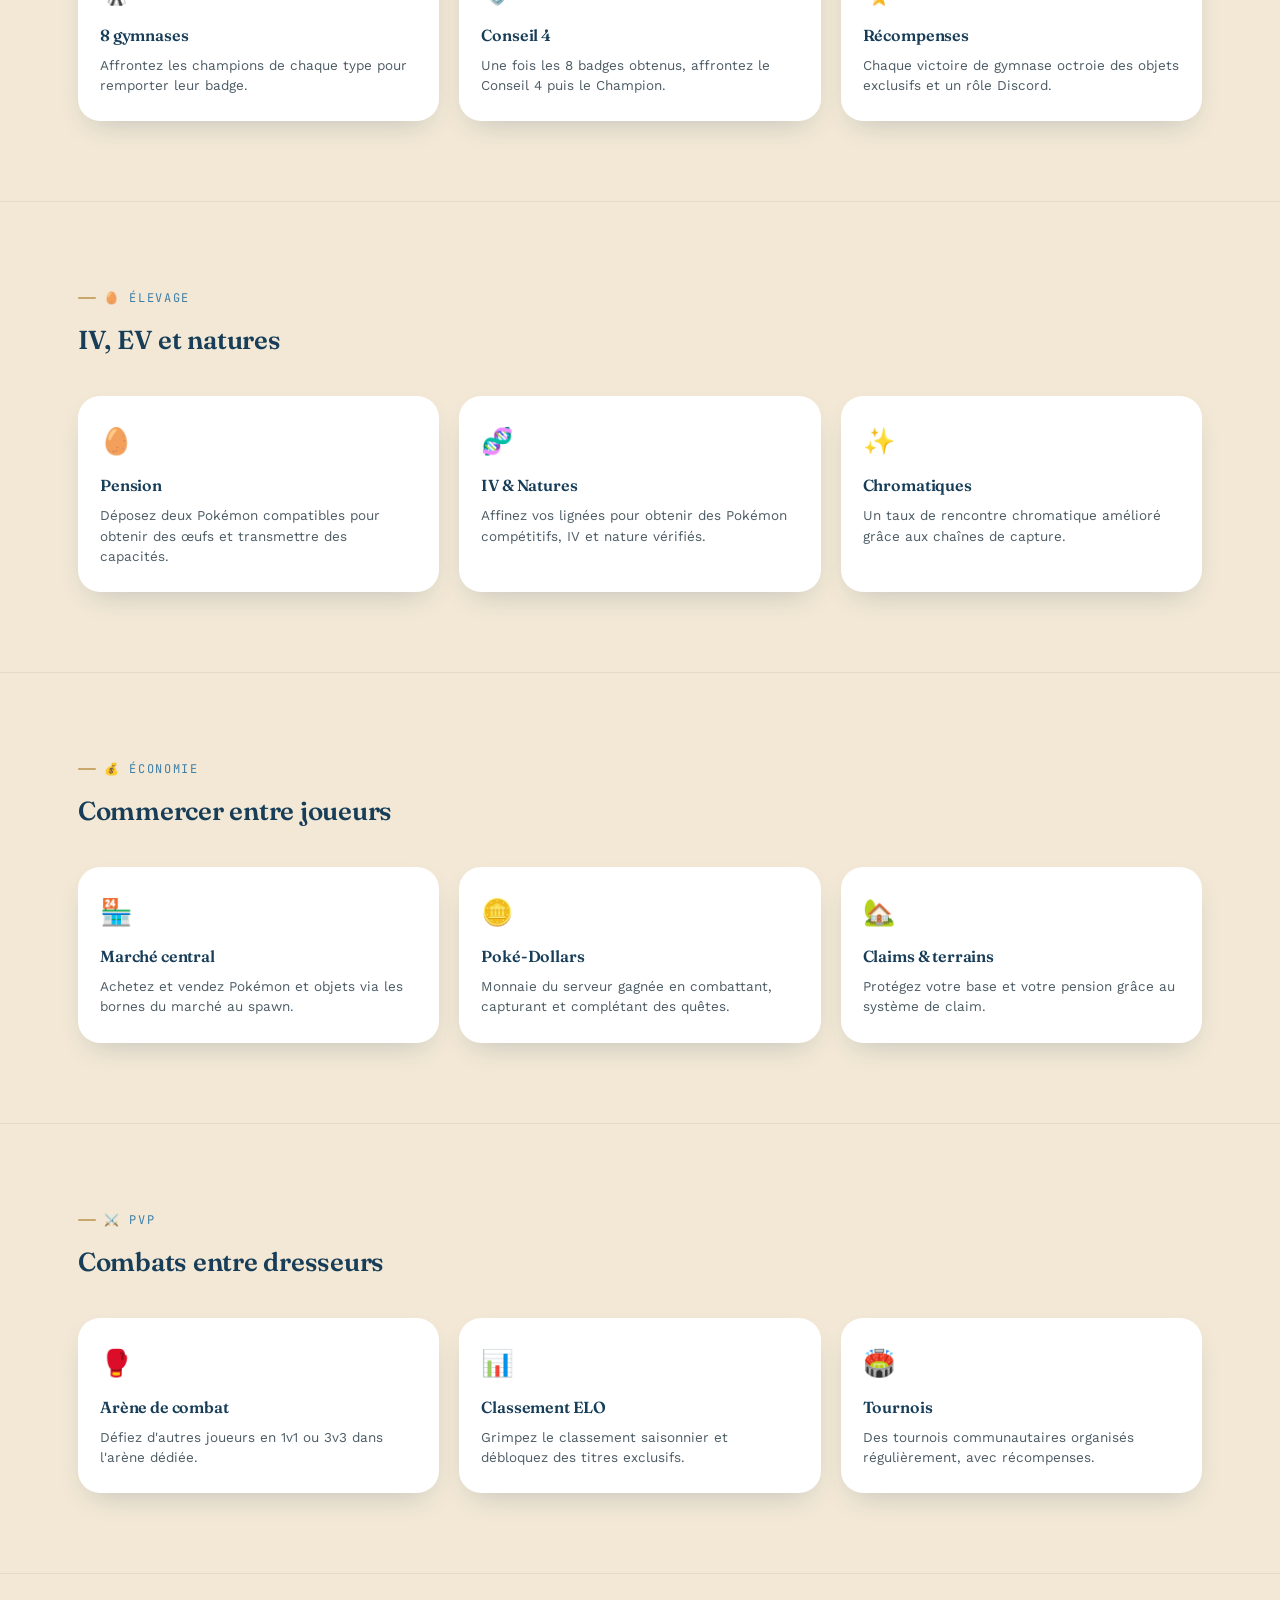
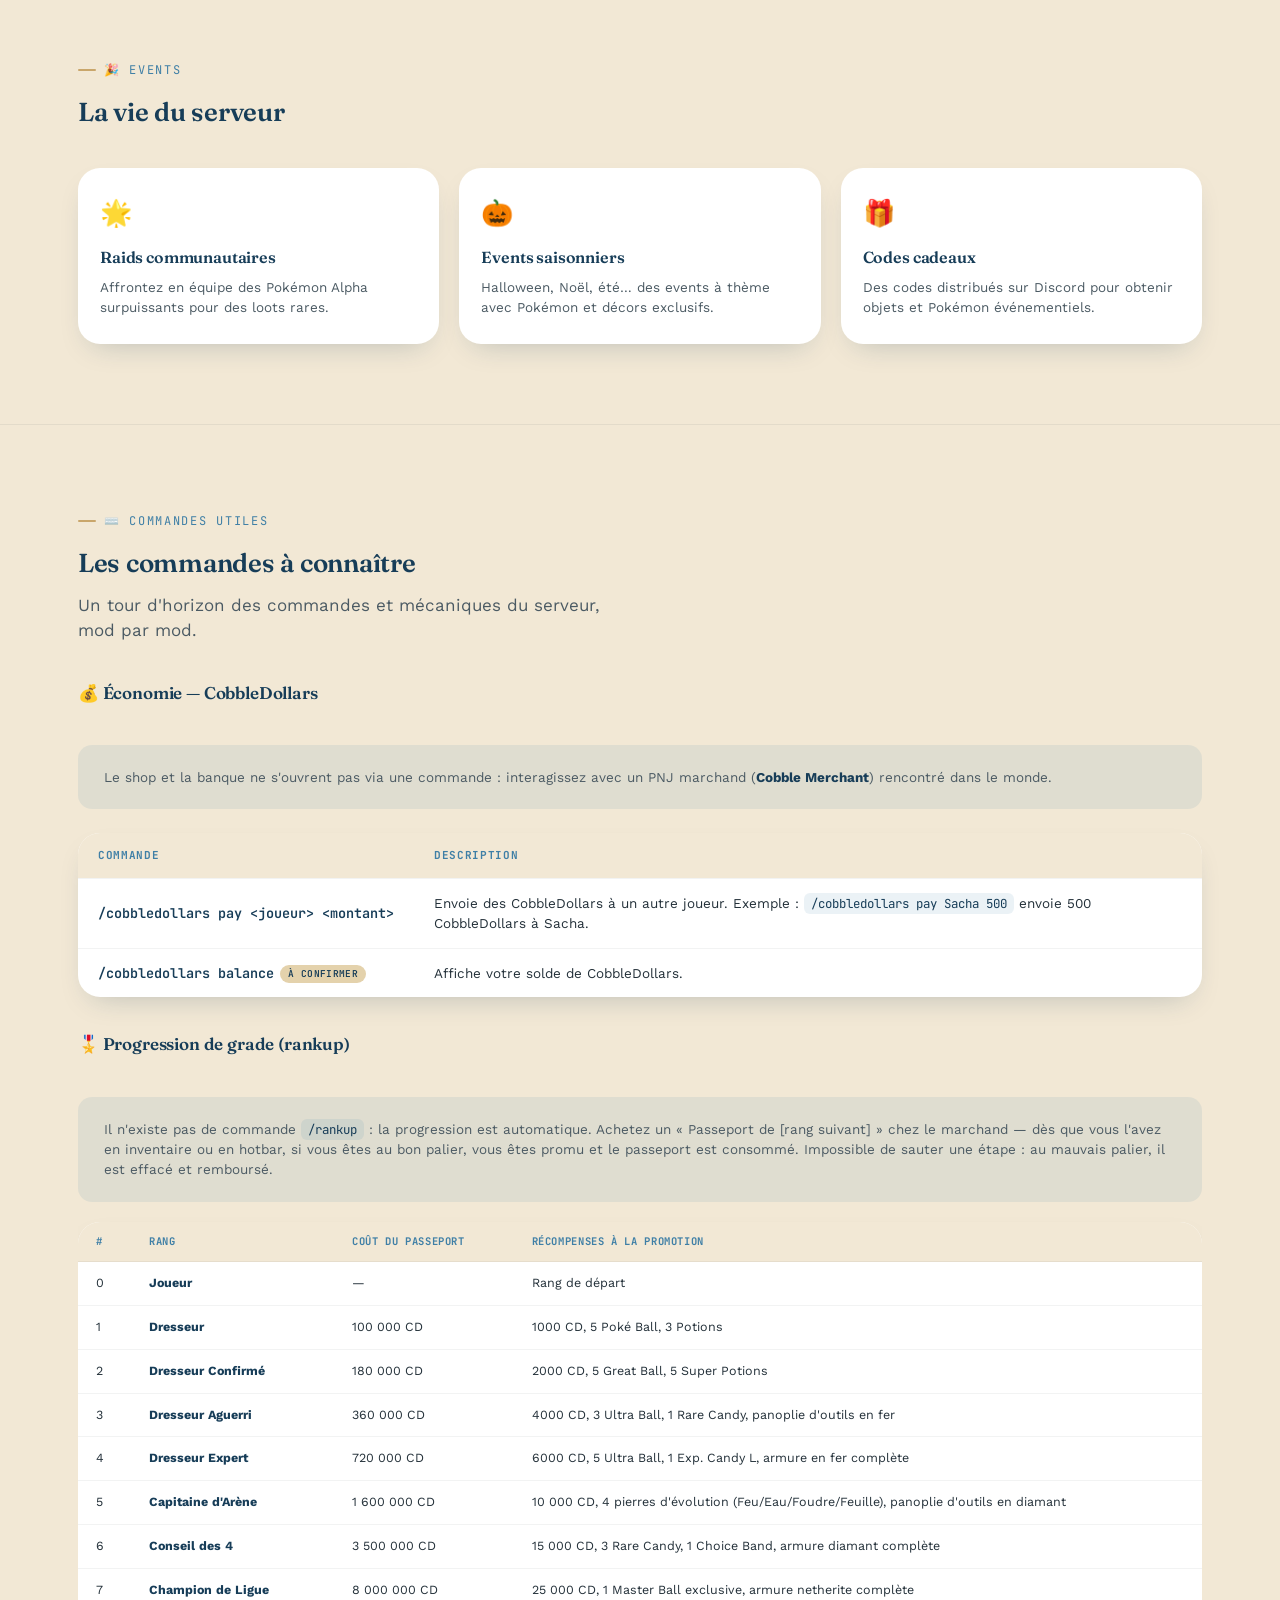
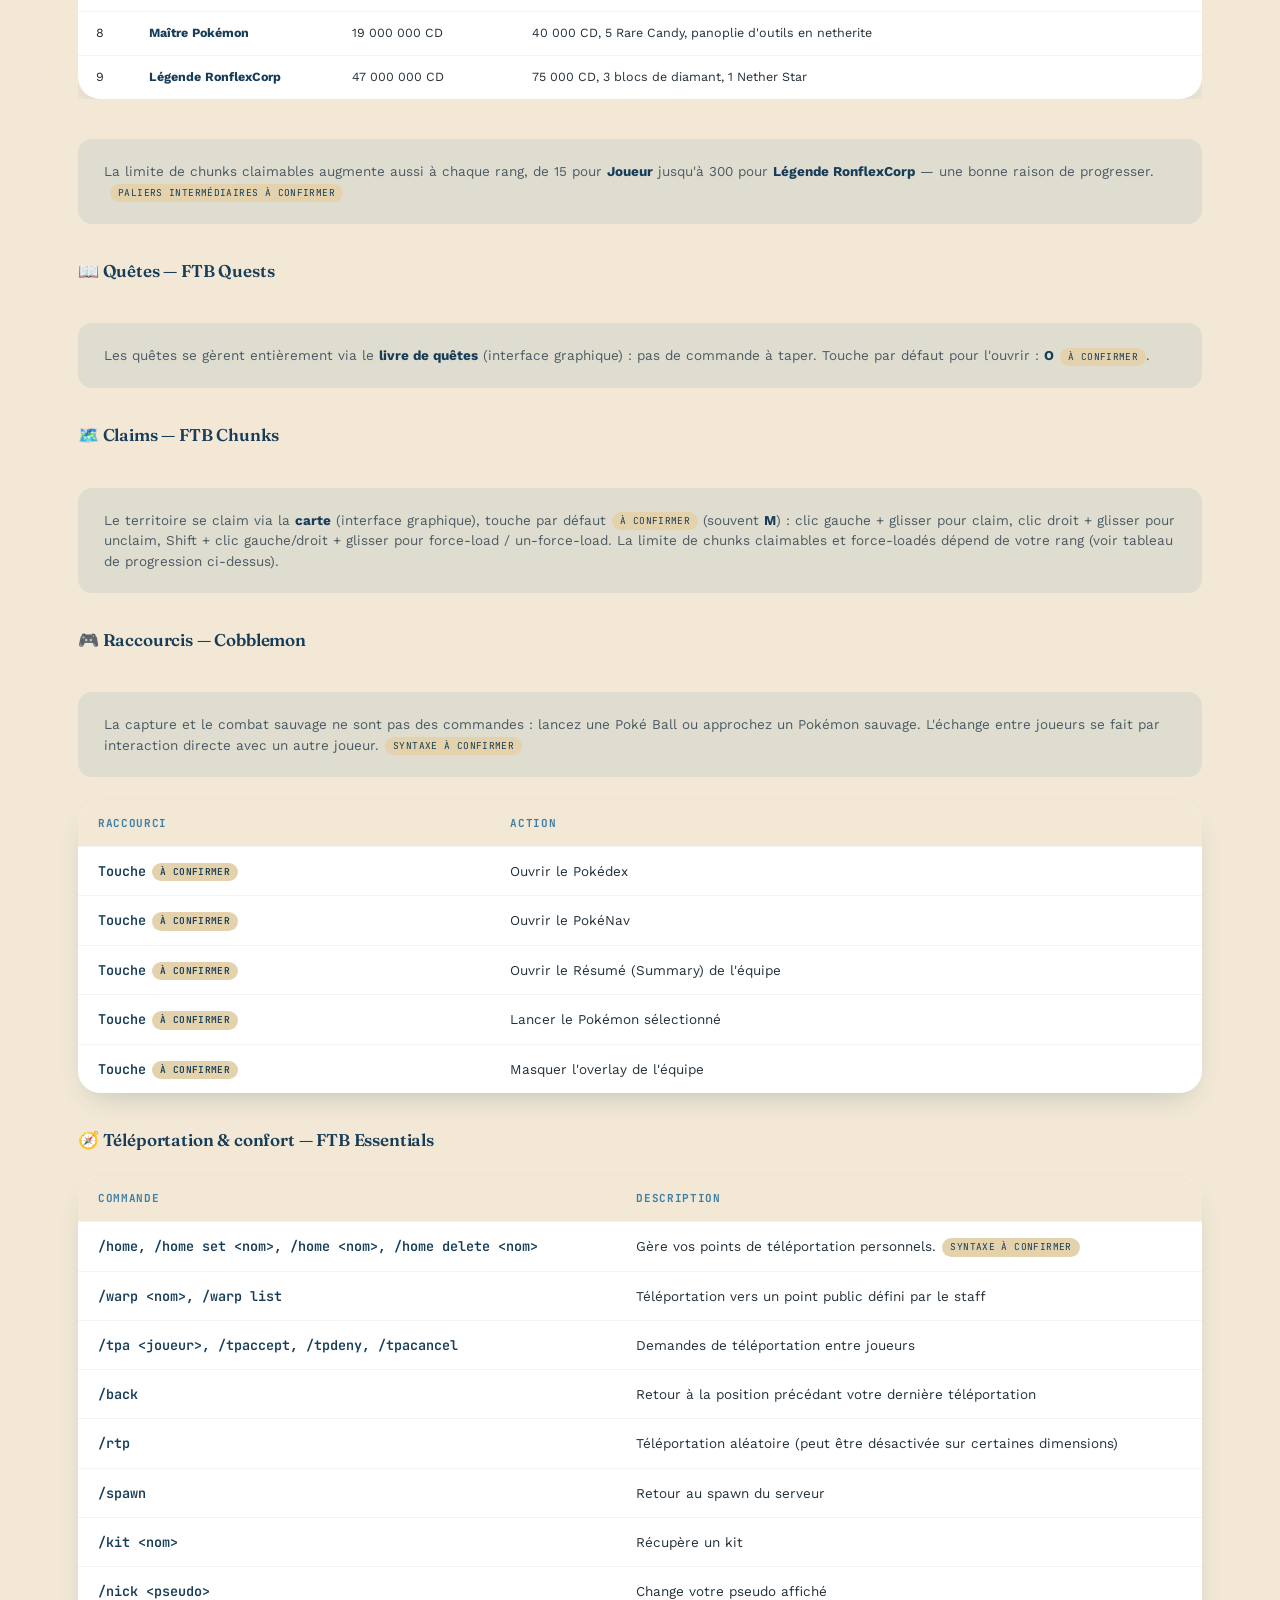
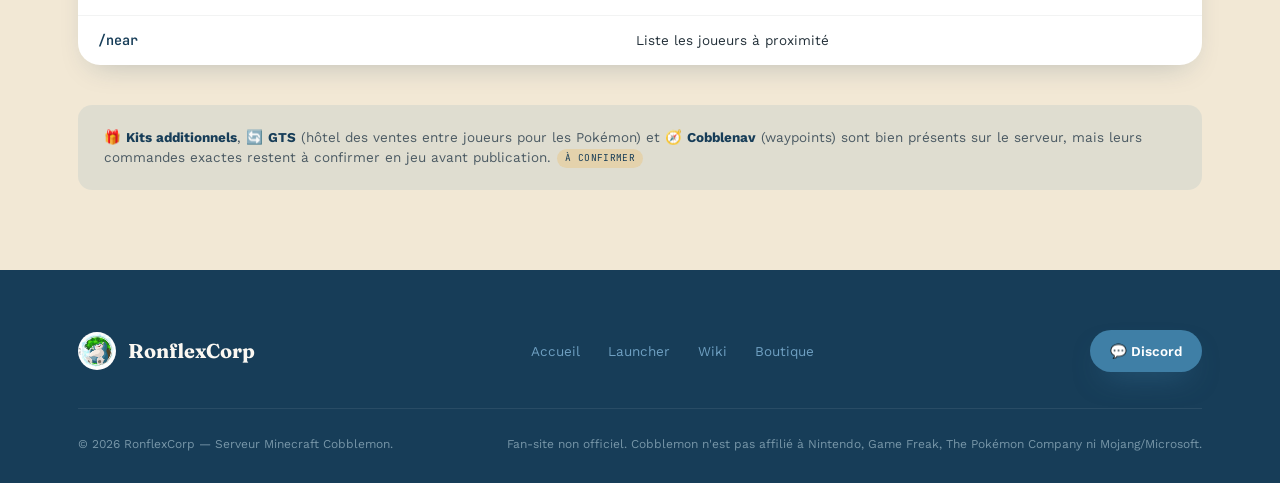
<file: wiki.html>
<!DOCTYPE html>
<html lang="fr">
<head>
<meta charset="UTF-8">
<meta name="viewport" content="width=device-width, initial-scale=1.0">
<title>Wiki — RonflexCorp</title>
<meta name="description" content="Toutes les fonctionnalités du serveur Cobblemon RonflexCorp : régions, gymnases, élevage, économie, PvP et commandes.">
<link rel="icon" type="image/jpeg" href="assets/Snorlax_600_3331126.jpg">
<link rel="preconnect" href="https://fonts.googleapis.com">
<link rel="preconnect" href="https://fonts.gstatic.com" crossorigin>
<link href="https://fonts.googleapis.com/css2?family=Fraunces:opsz,wght@9..144,400;9..144,500;9..144,600;9..144,700&family=Work+Sans:wght@400;500;600;700&family=JetBrains+Mono:wght@400;500;700&display=swap" rel="stylesheet">
<link rel="stylesheet" href="css/style.css">
</head>
<body>

<!-- Loader -->
<div class="loader" id="loader">
  <img class="loader-mascot" src="assets/Snorlax_600_3331126.jpg" alt="Mascotte RonflexCorp endormie" width="110" height="88" style="border-radius:24px;object-fit:cover;">
  <span>Chargement du serveur…</span>
</div>

<!-- Nav -->
<nav class="nav" id="nav">
  <div class="container nav-inner">
    <a href="index.html" class="brand">
      <img class="brand-mark" src="assets/Snorlax_600_3331126.jpg" alt="Logo RonflexCorp" width="46" height="46" style="border-radius:50%;object-fit:cover;">
      <span class="brand-text"><b>RonflexCorp</b><span>Serveur Minecraft Cobblemon</span></span>
    </a>
    <div class="nav-links">
      <a href="index.html">🏠 Accueil</a>
      <a href="launcher.html">📦 Launcher</a>
      <a href="wiki.html" class="active">📖 Wiki</a>
      <a href="boutique.html">🛒 Boutique</a>
    </div>
    <div class="nav-cta">
      <a href="https://discord.gg/UPFU88eyMu" target="_blank" rel="noopener" class="btn btn-discord btn-sm">💬 Discord</a>
      <div class="nav-burger" id="burger"><span></span><span></span><span></span></div>
    </div>
  </div>
</nav>

<!-- WIKI INTRO -->
<section class="section section-cream" id="wiki" style="padding-top:150px;padding-bottom:60px;">
  <div class="container">
    <div class="reveal">
      <span class="eyebrow">Documentation</span>
      <h2 class="section-title">Wiki RonflexCorp</h2>
      <p class="section-lead">Tout ce qu'il faut savoir pour profiter du serveur : capture, combats, élevage, économie et bien plus.</p>
      <div class="wiki-toc">
        <a href="#demarrage">🎮 Démarrage</a>
        <a href="#regions">🗺️ Régions</a>
        <a href="#gymnases">🏆 Gymnases & Ligue</a>
        <a href="#elevage">🥚 Élevage</a>
        <a href="#economie">💰 Économie</a>
        <a href="#pvp">⚔️ PvP</a>
        <a href="#events">🎉 Events</a>
        <a href="#commandes">⌨️ Commandes</a>
      </div>
    </div>
  </div>
</section>

<section class="wiki-section section-cream" id="demarrage">
  <div class="container">
    <div class="wiki-section-head reveal">
      <span class="eyebrow">🎮 Démarrage</span>
      <h3 style="font-size:26px;">Bien débuter sur le serveur</h3>
    </div>
    <div class="wiki-grid reveal reveal-stagger">
      <div class="wiki-card" style="--i:0"><span class="icon">🌱</span><h4>Choix du starter</h4><p>Choisissez votre premier Pokémon au spawn parmi une sélection variée de starters.</p></div>
      <div class="wiki-card" style="--i:1"><span class="icon">🎒</span><h4>Kit de départ</h4><p>Poké Balls, potions et objets essentiels sont offerts à chaque nouveau joueur.</p></div>
      <div class="wiki-card" style="--i:2"><span class="icon">📘</span><h4>Poké Dex serveur</h4><p>Suivez votre progression de capture avec un Pokédex intégré au serveur.</p></div>
    </div>
  </div>
</section>

<section class="wiki-section section-cream" id="regions">
  <div class="container">
    <div class="wiki-section-head reveal">
      <span class="eyebrow">🗺️ Régions</span>
      <h3 style="font-size:26px;">Un monde à explorer</h3>
    </div>
    <div class="wiki-grid reveal reveal-stagger">
      <div class="wiki-card" style="--i:0"><span class="icon">🌲</span><h4>Forêts & clairières</h4><p>Biomes riches en Pokémon de type Plante, Insecte et Normal.</p></div>
      <div class="wiki-card" style="--i:1"><span class="icon">🏔️</span><h4>Montagnes & grottes</h4><p>Territoire des Pokémon Roche, Sol et Combat, avec des zones de minage.</p></div>
      <div class="wiki-card" style="--i:2"><span class="icon">🌊</span><h4>Côtes & océans</h4><p>Explorez les eaux à la recherche de Pokémon aquatiques rares.</p></div>
    </div>
  </div>
</section>

<section class="wiki-section section-cream" id="gymnases">
  <div class="container">
    <div class="wiki-section-head reveal">
      <span class="eyebrow">🏆 Gymnases & Ligue</span>
      <h3 style="font-size:26px;">Devenez Maître de la Ligue</h3>
    </div>
    <div class="wiki-grid reveal reveal-stagger">
      <div class="wiki-card" style="--i:0"><span class="icon">🥋</span><h4>8 gymnases</h4><p>Affrontez les champions de chaque type pour remporter leur badge.</p></div>
      <div class="wiki-card" style="--i:1"><span class="icon">🛡️</span><h4>Conseil 4</h4><p>Une fois les 8 badges obtenus, affrontez le Conseil 4 puis le Champion.</p></div>
      <div class="wiki-card" style="--i:2"><span class="icon">🎖️</span><h4>Récompenses</h4><p>Chaque victoire de gymnase octroie des objets exclusifs et un rôle Discord.</p></div>
    </div>
  </div>
</section>

<section class="wiki-section section-cream" id="elevage">
  <div class="container">
    <div class="wiki-section-head reveal">
      <span class="eyebrow">🥚 Élevage</span>
      <h3 style="font-size:26px;">IV, EV et natures</h3>
    </div>
    <div class="wiki-grid reveal reveal-stagger">
      <div class="wiki-card" style="--i:0"><span class="icon">🥚</span><h4>Pension</h4><p>Déposez deux Pokémon compatibles pour obtenir des œufs et transmettre des capacités.</p></div>
      <div class="wiki-card" style="--i:1"><span class="icon">🧬</span><h4>IV & Natures</h4><p>Affinez vos lignées pour obtenir des Pokémon compétitifs, IV et nature vérifiés.</p></div>
      <div class="wiki-card" style="--i:2"><span class="icon">✨</span><h4>Chromatiques</h4><p>Un taux de rencontre chromatique amélioré grâce aux chaînes de capture.</p></div>
    </div>
  </div>
</section>

<section class="wiki-section section-cream" id="economie">
  <div class="container">
    <div class="wiki-section-head reveal">
      <span class="eyebrow">💰 Économie</span>
      <h3 style="font-size:26px;">Commercer entre joueurs</h3>
    </div>
    <div class="wiki-grid reveal reveal-stagger">
      <div class="wiki-card" style="--i:0"><span class="icon">🏪</span><h4>Marché central</h4><p>Achetez et vendez Pokémon et objets via les bornes du marché au spawn.</p></div>
      <div class="wiki-card" style="--i:1"><span class="icon">🪙</span><h4>Poké-Dollars</h4><p>Monnaie du serveur gagnée en combattant, capturant et complétant des quêtes.</p></div>
      <div class="wiki-card" style="--i:2"><span class="icon">🏡</span><h4>Claims & terrains</h4><p>Protégez votre base et votre pension grâce au système de claim.</p></div>
    </div>
  </div>
</section>

<section class="wiki-section section-cream" id="pvp">
  <div class="container">
    <div class="wiki-section-head reveal">
      <span class="eyebrow">⚔️ PvP</span>
      <h3 style="font-size:26px;">Combats entre dresseurs</h3>
    </div>
    <div class="wiki-grid reveal reveal-stagger">
      <div class="wiki-card" style="--i:0"><span class="icon">🥊</span><h4>Arène de combat</h4><p>Défiez d'autres joueurs en 1v1 ou 3v3 dans l'arène dédiée.</p></div>
      <div class="wiki-card" style="--i:1"><span class="icon">📊</span><h4>Classement ELO</h4><p>Grimpez le classement saisonnier et débloquez des titres exclusifs.</p></div>
      <div class="wiki-card" style="--i:2"><span class="icon">🏟️</span><h4>Tournois</h4><p>Des tournois communautaires organisés régulièrement, avec récompenses.</p></div>
    </div>
  </div>
</section>

<section class="wiki-section section-cream" id="events">
  <div class="container">
    <div class="wiki-section-head reveal">
      <span class="eyebrow">🎉 Events</span>
      <h3 style="font-size:26px;">La vie du serveur</h3>
    </div>
    <div class="wiki-grid reveal reveal-stagger">
      <div class="wiki-card" style="--i:0"><span class="icon">🌟</span><h4>Raids communautaires</h4><p>Affrontez en équipe des Pokémon Alpha surpuissants pour des loots rares.</p></div>
      <div class="wiki-card" style="--i:1"><span class="icon">🎃</span><h4>Events saisonniers</h4><p>Halloween, Noël, été… des events à thème avec Pokémon et décors exclusifs.</p></div>
      <div class="wiki-card" style="--i:2"><span class="icon">🎁</span><h4>Codes cadeaux</h4><p>Des codes distribués sur Discord pour obtenir objets et Pokémon événementiels.</p></div>
    </div>
  </div>
</section>

<section class="wiki-section section-cream" id="commandes">
  <div class="container">
    <div class="wiki-section-head reveal">
      <span class="eyebrow">⌨️ Commandes utiles</span>
      <h3 style="font-size:26px;">Les commandes à connaître</h3>
      <p class="section-lead" style="margin-top:10px;">Un tour d'horizon des commandes et mécaniques du serveur, mod par mod.</p>
    </div>

    <h4 class="cmd-subhead reveal">💰 Économie — CobbleDollars</h4>
    <div class="shop-note reveal">Le shop et la banque ne s'ouvrent pas via une commande : interagissez avec un PNJ marchand (<b>Cobble Merchant</b>) rencontré dans le monde.</div>
    <table class="cmd-table reveal">
      <thead>
        <tr><th>Commande</th><th>Description</th></tr>
      </thead>
      <tbody>
        <tr><td>/cobbledollars pay &lt;joueur&gt; &lt;montant&gt;</td><td>Envoie des CobbleDollars à un autre joueur. Exemple : <code>/cobbledollars pay Sacha 500</code> envoie 500 CobbleDollars à Sacha.</td></tr>
        <tr><td>/cobbledollars balance<span class="tbd">à confirmer</span></td><td>Affiche votre solde de CobbleDollars.</td></tr>
      </tbody>
    </table>

    <h4 class="cmd-subhead reveal">🎖️ Progression de grade (rankup)</h4>
    <div class="shop-note reveal">Il n'existe pas de commande <code>/rankup</code> : la progression est automatique. Achetez un « Passeport de [rang suivant] » chez le marchand — dès que vous l'avez en inventaire ou en hotbar, si vous êtes au bon palier, vous êtes promu et le passeport est consommé. Impossible de sauter une étape : au mauvais palier, il est effacé et remboursé.</div>
    <div style="overflow-x:auto;">
    <table class="rank-table reveal">
      <thead>
        <tr><th>#</th><th>Rang</th><th>Coût du passeport</th><th>Récompenses à la promotion</th></tr>
      </thead>
      <tbody>
        <tr><td>0</td><td>Joueur</td><td>—</td><td>Rang de départ</td></tr>
        <tr><td>1</td><td>Dresseur</td><td>100 000 CD</td><td>1000 CD, 5 Poké Ball, 3 Potions</td></tr>
        <tr><td>2</td><td>Dresseur Confirmé</td><td>180 000 CD</td><td>2000 CD, 5 Great Ball, 5 Super Potions</td></tr>
        <tr><td>3</td><td>Dresseur Aguerri</td><td>360 000 CD</td><td>4000 CD, 3 Ultra Ball, 1 Rare Candy, panoplie d'outils en fer</td></tr>
        <tr><td>4</td><td>Dresseur Expert</td><td>720 000 CD</td><td>6000 CD, 5 Ultra Ball, 1 Exp. Candy L, armure en fer complète</td></tr>
        <tr><td>5</td><td>Capitaine d'Arène</td><td>1 600 000 CD</td><td>10 000 CD, 4 pierres d'évolution (Feu/Eau/Foudre/Feuille), panoplie d'outils en diamant</td></tr>
        <tr><td>6</td><td>Conseil des 4</td><td>3 500 000 CD</td><td>15 000 CD, 3 Rare Candy, 1 Choice Band, armure diamant complète</td></tr>
        <tr><td>7</td><td>Champion de Ligue</td><td>8 000 000 CD</td><td>25 000 CD, 1 Master Ball exclusive, armure netherite complète</td></tr>
        <tr><td>8</td><td>Maître Pokémon</td><td>19 000 000 CD</td><td>40 000 CD, 5 Rare Candy, panoplie d'outils en netherite</td></tr>
        <tr><td>9</td><td>Légende RonflexCorp</td><td>47 000 000 CD</td><td>75 000 CD, 3 blocs de diamant, 1 Nether Star</td></tr>
      </tbody>
    </table>
    </div>
    <div class="shop-note reveal">La limite de chunks claimables augmente aussi à chaque rang, de 15 pour <b>Joueur</b> jusqu'à 300 pour <b>Légende RonflexCorp</b> — une bonne raison de progresser.<span class="tbd">paliers intermédiaires à confirmer</span></div>

    <h4 class="cmd-subhead reveal">📖 Quêtes — FTB Quests</h4>
    <div class="shop-note reveal">Les quêtes se gèrent entièrement via le <b>livre de quêtes</b> (interface graphique) : pas de commande à taper. Touche par défaut pour l'ouvrir : <b>O</b><span class="tbd">à confirmer</span>.</div>

    <h4 class="cmd-subhead reveal">🗺️ Claims — FTB Chunks</h4>
    <div class="shop-note reveal">Le territoire se claim via la <b>carte</b> (interface graphique), touche par défaut<span class="tbd">à confirmer</span> (souvent <b>M</b>) : clic gauche + glisser pour claim, clic droit + glisser pour unclaim, Shift + clic gauche/droit + glisser pour force-load / un-force-load. La limite de chunks claimables et force-loadés dépend de votre rang (voir tableau de progression ci-dessus).</div>

    <h4 class="cmd-subhead reveal">🎮 Raccourcis — Cobblemon</h4>
    <div class="shop-note reveal">La capture et le combat sauvage ne sont pas des commandes : lancez une Poké Ball ou approchez un Pokémon sauvage. L'échange entre joueurs se fait par interaction directe avec un autre joueur.<span class="tbd">syntaxe à confirmer</span></div>
    <table class="cmd-table reveal">
      <thead>
        <tr><th>Raccourci</th><th>Action</th></tr>
      </thead>
      <tbody>
        <tr><td>Touche<span class="tbd">à confirmer</span></td><td>Ouvrir le Pokédex</td></tr>
        <tr><td>Touche<span class="tbd">à confirmer</span></td><td>Ouvrir le PokéNav</td></tr>
        <tr><td>Touche<span class="tbd">à confirmer</span></td><td>Ouvrir le Résumé (Summary) de l'équipe</td></tr>
        <tr><td>Touche<span class="tbd">à confirmer</span></td><td>Lancer le Pokémon sélectionné</td></tr>
        <tr><td>Touche<span class="tbd">à confirmer</span></td><td>Masquer l'overlay de l'équipe</td></tr>
      </tbody>
    </table>

    <h4 class="cmd-subhead reveal">🧭 Téléportation & confort — FTB Essentials</h4>
    <table class="cmd-table reveal">
      <thead>
        <tr><th>Commande</th><th>Description</th></tr>
      </thead>
      <tbody>
        <tr><td>/home, /home set &lt;nom&gt;, /home &lt;nom&gt;, /home delete &lt;nom&gt;</td><td>Gère vos points de téléportation personnels.<span class="tbd">syntaxe à confirmer</span></td></tr>
        <tr><td>/warp &lt;nom&gt;, /warp list</td><td>Téléportation vers un point public défini par le staff</td></tr>
        <tr><td>/tpa &lt;joueur&gt;, /tpaccept, /tpdeny, /tpacancel</td><td>Demandes de téléportation entre joueurs</td></tr>
        <tr><td>/back</td><td>Retour à la position précédant votre dernière téléportation</td></tr>
        <tr><td>/rtp</td><td>Téléportation aléatoire (peut être désactivée sur certaines dimensions)</td></tr>
        <tr><td>/spawn</td><td>Retour au spawn du serveur</td></tr>
        <tr><td>/kit &lt;nom&gt;</td><td>Récupère un kit</td></tr>
        <tr><td>/nick &lt;pseudo&gt;</td><td>Change votre pseudo affiché</td></tr>
        <tr><td>/near</td><td>Liste les joueurs à proximité</td></tr>
      </tbody>
    </table>

    <div class="shop-note reveal">🎁 <b>Kits additionnels</b>, 🔄 <b>GTS</b> (hôtel des ventes entre joueurs pour les Pokémon) et 🧭 <b>Cobblenav</b> (waypoints) sont bien présents sur le serveur, mais leurs commandes exactes restent à confirmer en jeu avant publication.<span class="tbd">à confirmer</span></div>
  </div>
</section>

<!-- FOOTER -->
<footer class="footer">
  <div class="container">
    <div class="footer-top">
      <div class="footer-brand">
        <img src="assets/Snorlax_600_3331126.jpg" alt="Logo RonflexCorp" width="38" height="38" style="border-radius:50%;object-fit:cover;">
        <b>RonflexCorp</b>
      </div>
      <div class="footer-links">
        <a href="index.html">Accueil</a>
        <a href="launcher.html">Launcher</a>
        <a href="wiki.html">Wiki</a>
        <a href="boutique.html">Boutique</a>
      </div>
      <a href="https://discord.gg/UPFU88eyMu" target="_blank" rel="noopener" class="btn btn-discord btn-sm">💬 Discord</a>
    </div>
    <div class="footer-bottom">
      <span>© 2026 RonflexCorp — Serveur Minecraft Cobblemon.</span>
      <span>Fan-site non officiel. Cobblemon n'est pas affilié à Nintendo, Game Freak, The Pokémon Company ni Mojang/Microsoft.</span>
    </div>
  </div>
</footer>
<script src="js/main.js" defer></script>
</body>
</html>
</file>
<file: css/style.css>
:root{
  --deep-blue:#1E4C6D;
  --deep-blue-2:#173D58;
  --light-blue:#3F7FA6;
  --light-blue-soft:#6FA0C2;
  --cream:#F2E8D5;
  --cream-2:#EADFC7;
  --off-white:#FBF8F2;
  --ink:#233039;
  --ink-soft:#4B5A63;
  --gold:#C9A66B;
  --gold-soft:#E4D2AC;
  --white:#FFFFFF;
  --shadow-soft:0 20px 45px -20px rgba(30,76,109,0.35);
  --shadow-card:0 12px 30px -14px rgba(23,61,88,0.28);
  --radius-lg:32px;
  --radius-md:22px;
  --radius-sm:14px;
  --ff-display:'Fraunces', serif;
  --ff-body:'Work Sans', sans-serif;
  --ff-mono:'JetBrains Mono', monospace;
}
*{box-sizing:border-box;margin:0;padding:0;}
html{scroll-behavior:smooth;}
body{
  font-family:var(--ff-body);
  color:var(--ink);
  background:var(--off-white);
  overflow-x:hidden;
  line-height:1.5;
}
img,svg{display:block;max-width:100%;}
a{color:inherit;text-decoration:none;}
button{font-family:inherit;cursor:pointer;border:none;background:none;}
ul{list-style:none;}
::selection{background:var(--gold-soft);color:var(--deep-blue-2);}

/* ---------- Utility ---------- */
.container{width:100%;max-width:1180px;margin:0 auto;padding:0 28px;}
.eyebrow{
  font-family:var(--ff-mono);
  font-size:12px;
  letter-spacing:0.14em;
  text-transform:uppercase;
  color:var(--light-blue);
  display:inline-flex;
  align-items:center;
  gap:8px;
  margin-bottom:14px;
}
.eyebrow::before{
  content:"";
  width:18px;height:2px;
  background:var(--gold);
  border-radius:2px;
}
h1,h2,h3,h4{font-family:var(--ff-display);font-weight:600;color:var(--deep-blue-2);letter-spacing:-0.01em;}
.section{position:relative;padding:120px 0;}
.section-cream{background:var(--cream);}
.section-blue{background:linear-gradient(180deg,var(--deep-blue-2),var(--deep-blue));color:var(--cream);}
.section-blue h2, .section-blue h3, .section-blue h4{color:var(--off-white);}
.section-title{font-size:clamp(30px,4vw,46px);margin-bottom:18px;}
.section-lead{font-size:17px;color:var(--ink-soft);max-width:560px;}
.section-blue .section-lead{color:var(--light-blue-soft);}

.btn{
  display:inline-flex;align-items:center;gap:10px;
  padding:15px 30px;border-radius:100px;
  font-weight:600;font-size:15px;
  transition:transform .35s cubic-bezier(.2,.8,.2,1), box-shadow .35s ease, background .3s ease;
  position:relative;
}
.btn-primary{background:var(--gold);color:var(--deep-blue-2);box-shadow:var(--shadow-soft);}
.btn-primary:hover{transform:translateY(-3px);box-shadow:0 26px 50px -18px rgba(201,166,107,0.55);}
.btn-outline{border:1.5px solid rgba(255,255,255,0.35);color:var(--off-white);}
.btn-outline:hover{background:rgba(255,255,255,0.1);transform:translateY(-3px);}
.btn-dark{background:var(--deep-blue-2);color:var(--off-white);}
.btn-dark:hover{transform:translateY(-3px);box-shadow:var(--shadow-soft);}
.btn-discord{background:#3F7FA6;color:#fff;box-shadow:0 14px 30px -14px rgba(63,127,166,0.6);}
.btn-discord:hover{transform:translateY(-3px);background:#356e91;}
.btn-sm{padding:11px 20px;font-size:13.5px;}

/* Belly-curve divider — signature motif */
.belly-divider{width:100%;height:110px;display:block;margin-top:-2px;}
.belly-divider path{transition:fill .4s ease;}

/* ---------- Nav ---------- */
.nav{
  position:fixed;top:0;left:0;right:0;z-index:100;
  padding:16px 0;
  transition:background .4s ease, box-shadow .4s ease, padding .4s ease;
}
.nav.scrolled{background:rgba(251,248,242,0.88);backdrop-filter:blur(14px);box-shadow:0 8px 30px -18px rgba(23,61,88,0.35);padding:10px 0;}
.nav-inner{display:flex;align-items:center;justify-content:space-between;gap:24px;}
.brand{display:flex;align-items:center;gap:12px;}
.brand-mark{width:46px;height:46px;flex-shrink:0;}
.brand-text{display:flex;flex-direction:column;line-height:1.1;}
.brand-text b{font-family:var(--ff-display);font-size:19px;color:var(--deep-blue-2);letter-spacing:-0.01em;}
.brand-text span{font-family:var(--ff-mono);font-size:10.5px;letter-spacing:.05em;color:var(--light-blue);text-transform:uppercase;}
.nav-links{display:flex;align-items:center;gap:6px;}
.nav-links a{
  font-size:14.5px;font-weight:500;color:var(--ink-soft);
  padding:10px 16px;border-radius:100px;position:relative;
  transition:transform .3s cubic-bezier(.2,.8,.2,1), color .3s ease, background .3s ease;
}
.nav-links a:hover, .nav-links a.active{transform:translateY(-2px);color:var(--deep-blue-2);background:rgba(63,127,166,0.12);box-shadow:0 8px 20px -10px rgba(63,127,166,0.5);}
.nav-cta{display:flex;align-items:center;gap:10px;}
.nav-burger{display:none;width:42px;height:42px;border-radius:12px;background:var(--deep-blue-2);align-items:center;justify-content:center;flex-shrink:0;cursor:pointer;}
.nav-burger span, .nav-burger::before, .nav-burger::after{content:"";display:block;width:18px;height:2px;background:var(--off-white);border-radius:2px;}
.nav-burger{flex-direction:column;gap:4px;}

@media (max-width:980px){
  .nav-links.mobile-open{
    display:flex;flex-direction:column;gap:4px;
    position:fixed;top:74px;left:16px;right:16px;
    background:var(--off-white);padding:14px;border-radius:20px;
    box-shadow:0 24px 50px -20px rgba(23,61,88,0.45);z-index:200;
    animation:menu-drop .3s cubic-bezier(.2,.8,.2,1);
  }
  .nav-links.mobile-open a{padding:14px 16px;font-size:16px;border-radius:14px;}
}
@keyframes menu-drop{from{opacity:0;transform:translateY(-10px);}to{opacity:1;transform:translateY(0);}}

/* ---------- Hero ---------- */
.hero{
  position:relative;
  min-height:100vh;
  display:flex;align-items:center;
  overflow:hidden;
  background:
    radial-gradient(ellipse 900px 500px at 78% 12%, rgba(242,232,213,0.5), transparent 60%),
    linear-gradient(180deg,#2A5A7D 0%, #1E4C6D 45%, #163A54 100%);
  padding-top:120px;
}
.hero-sky-glow{
  position:absolute;inset:0;
  background:radial-gradient(circle at 50% 22%, rgba(228,210,172,0.35), transparent 55%);
  animation:breathe 8s ease-in-out infinite;
  pointer-events:none;
}
@keyframes breathe{0%,100%{opacity:.55;transform:scale(1);}50%{opacity:.85;transform:scale(1.05);}}
.hero-particles{position:absolute;inset:0;pointer-events:none;}
.particle{position:absolute;opacity:.5;color:var(--cream);font-family:var(--ff-display);animation:float-up linear infinite;}
@keyframes float-up{
  0%{transform:translateY(0) translateX(0) rotate(0deg);opacity:0;}
  10%{opacity:.6;}
  90%{opacity:.4;}
  100%{transform:translateY(-90vh) translateX(20px) rotate(20deg);opacity:0;}
}
.hero-inner{position:relative;z-index:2;width:100%;display:grid;grid-template-columns:1.1fr .9fr;align-items:center;gap:40px;}
.hero-copy .eyebrow{color:var(--gold-soft);}
.hero-copy .eyebrow::before{background:var(--gold);}
.hero h1{
  font-size:clamp(38px,5.4vw,68px);
  color:var(--off-white);
  line-height:1.04;
  margin-bottom:20px;
}
.hero h1 em{font-style:normal;color:var(--gold-soft);}
.hero-copy p{font-size:18px;color:#CFE0EC;max-width:480px;margin-bottom:28px;}
.hero-actions{display:flex;gap:16px;flex-wrap:wrap;margin-bottom:22px;}
.server-ip{
  display:inline-flex;align-items:center;gap:10px;
  background:rgba(255,255,255,0.08);border:1px solid rgba(255,255,255,0.14);
  padding:10px 10px 10px 18px;border-radius:100px;
}
.server-ip span{font-family:var(--ff-mono);font-size:13.5px;color:var(--off-white);letter-spacing:.02em;}
.server-ip .copy-btn{
  font-family:var(--ff-mono);font-size:11.5px;color:var(--deep-blue-2);
  background:var(--gold-soft);padding:8px 14px;border-radius:100px;font-weight:700;
  transition:transform .3s ease, background .3s ease;
}
.server-ip .copy-btn:hover{transform:translateY(-2px);background:var(--gold);}
.hero-visual{position:relative;display:flex;align-items:center;justify-content:center;}
.hero-visual .glow-ring{
  position:absolute;width:420px;height:420px;border-radius:50%;
  background:radial-gradient(circle, rgba(228,210,172,0.35), transparent 70%);
  animation:breathe 6s ease-in-out infinite;
}
.mascot{position:relative;width:min(380px,80vw);animation:mascot-breathe 4.5s ease-in-out infinite;}
@keyframes mascot-breathe{0%,100%{transform:translateY(0) scale(1);}50%{transform:translateY(-6px) scale(1.015);}}

/* Stats */
.stats-wrap{position:relative;z-index:2;margin-top:60px;}
.stats-grid{
  display:grid;grid-template-columns:repeat(4,minmax(0,1fr));
  border-top:1px solid rgba(242,232,213,0.18);
  padding-top:34px;
}
.stat b{
  font-family:var(--ff-display);font-size:clamp(26px,3vw,38px);
  color:var(--gold-soft);display:block;
}
.stat span{font-family:var(--ff-mono);font-size:11px;letter-spacing:.08em;text-transform:uppercase;color:#B9CEDC;overflow-wrap:break-word;}
.stat{min-width:0;}

/* ---------- Reveal ---------- */
.reveal{opacity:0;transform:translateY(28px);transition:opacity .8s cubic-bezier(.2,.7,.2,1), transform .8s cubic-bezier(.2,.7,.2,1);}
.reveal.in{opacity:1;transform:translateY(0);}
.reveal-stagger > *{transition-delay:calc(var(--i,0) * 90ms);}

/* ---------- Hub cards (Accueil / index de pages) ---------- */
.hub-grid{display:grid;grid-template-columns:repeat(3,minmax(0,1fr));gap:20px;margin-top:20px;}
.hub-card{
  background:var(--white);border-radius:var(--radius-md);padding:28px 24px;
  box-shadow:var(--shadow-card);transition:transform .4s cubic-bezier(.2,.8,.2,1), box-shadow .4s ease;
  display:flex;flex-direction:column;gap:10px;
}
.hub-card:hover{transform:translateY(-8px);box-shadow:0 30px 50px -20px rgba(23,61,88,0.4);}
.hub-icon{font-size:30px;}
.hub-card h4{font-size:18px;color:var(--deep-blue-2);}
.hub-card p{font-size:13.5px;color:var(--ink-soft);flex:1;}
.hub-link{font-family:var(--ff-mono);font-size:12px;color:var(--light-blue);text-transform:uppercase;letter-spacing:.04em;}
@media (max-width:980px){.hub-grid{grid-template-columns:repeat(2,minmax(0,1fr));}}
@media (max-width:600px){.hub-grid{grid-template-columns:minmax(0,1fr);}}

/* ---------- Value list (atouts / prérequis) ---------- */
.value-list{display:flex;flex-direction:column;gap:14px;margin-top:24px;}
.value-item{display:flex;gap:14px;align-items:flex-start;padding:16px 18px;background:var(--white);border-radius:var(--radius-sm);box-shadow:var(--shadow-card);}
.value-icon{width:38px;height:38px;border-radius:12px;background:var(--deep-blue);flex-shrink:0;display:flex;align-items:center;justify-content:center;color:var(--gold-soft);font-family:var(--ff-mono);font-size:13px;}
.value-item b{display:block;color:var(--deep-blue-2);font-size:15px;margin-bottom:2px;}
.value-item p{font-size:13.5px;color:var(--ink-soft);}
.section-blue .value-item{background:rgba(255,255,255,0.06);}
.section-blue .value-item b{color:var(--off-white);}
.section-blue .value-item p{color:var(--light-blue-soft);}

/* ---------- Launcher : étapes ---------- */
.step-list{display:flex;flex-direction:column;gap:18px;margin-top:24px;}
.step{display:flex;gap:18px;align-items:flex-start;padding:22px;background:var(--white);border-radius:var(--radius-md);box-shadow:var(--shadow-card);}
.step-num{
  width:40px;height:40px;border-radius:50%;background:var(--gold);color:var(--deep-blue-2);
  display:flex;align-items:center;justify-content:center;font-family:var(--ff-mono);font-weight:700;font-size:15px;flex-shrink:0;
}
.step h4{font-size:16.5px;margin-bottom:6px;}
.step p{font-size:14px;color:var(--ink-soft);}
.step a{color:var(--light-blue);font-weight:600;text-decoration:underline;text-underline-offset:3px;}

.ip-card{
  background:linear-gradient(160deg,var(--deep-blue),var(--deep-blue-2));
  border-radius:var(--radius-lg);padding:36px 40px;color:var(--off-white);
  display:flex;align-items:center;justify-content:space-between;gap:24px;flex-wrap:wrap;
}
.ip-card h3{color:var(--off-white);font-size:20px;margin-bottom:6px;}
.ip-card p{color:var(--light-blue-soft);font-size:13.5px;}
.ip-value{display:flex;align-items:center;gap:12px;flex-wrap:wrap;}
.ip-value code{font-family:var(--ff-mono);font-size:20px;background:rgba(255,255,255,0.1);padding:12px 18px;border-radius:14px;color:var(--gold-soft);}

.prereq-grid{display:grid;grid-template-columns:repeat(4,minmax(0,1fr));gap:16px;margin-top:24px;}
.prereq-card{background:var(--white);border-radius:var(--radius-sm);padding:20px;box-shadow:var(--shadow-card);text-align:center;}
.prereq-card span{font-size:26px;display:block;margin-bottom:10px;}
.prereq-card b{display:block;font-size:13.5px;color:var(--deep-blue-2);margin-bottom:4px;}
.prereq-card p{font-size:12.5px;color:var(--ink-soft);}

/* ---------- FAQ (details/summary natif) ---------- */
.faq-list{display:flex;flex-direction:column;gap:12px;margin-top:24px;}
.faq-item{background:var(--white);border-radius:var(--radius-sm);box-shadow:var(--shadow-card);overflow:hidden;}
.faq-item summary{
  padding:18px 22px;font-weight:600;font-size:15px;color:var(--deep-blue-2);cursor:pointer;
  list-style:none;display:flex;align-items:center;justify-content:space-between;gap:12px;
}
.faq-item summary::-webkit-details-marker{display:none;}
.faq-item summary::after{content:"+";font-family:var(--ff-mono);font-size:18px;color:var(--light-blue);transition:transform .3s ease;}
.faq-item[open] summary::after{transform:rotate(45deg);}
.faq-item p{padding:0 22px 20px;font-size:14px;color:var(--ink-soft);}

/* ---------- Wiki ---------- */
.wiki-toc{display:flex;flex-wrap:wrap;gap:10px;margin-top:24px;}
.wiki-toc a{
  font-family:var(--ff-mono);font-size:12.5px;color:var(--deep-blue-2);
  background:var(--white);padding:10px 18px;border-radius:100px;box-shadow:var(--shadow-card);
  transition:transform .3s ease, background .3s ease;
}
.wiki-toc a:hover{transform:translateY(-2px);background:var(--gold-soft);}
.wiki-section{padding:80px 0;border-top:1px solid rgba(35,48,57,0.07);}
.wiki-section:first-of-type{border-top:none;}
.wiki-section-head{max-width:640px;margin-bottom:36px;}
.wiki-grid{display:grid;grid-template-columns:repeat(3,minmax(0,1fr));gap:20px;}
.wiki-card{background:var(--white);border-radius:var(--radius-md);padding:26px 22px;box-shadow:var(--shadow-card);}
.wiki-card span.icon{font-size:26px;display:block;margin-bottom:12px;}
.wiki-card h4{font-size:16px;margin-bottom:8px;}
.wiki-card p{font-size:13.5px;color:var(--ink-soft);}

.cmd-table{width:100%;border-collapse:collapse;margin-top:24px;background:var(--white);border-radius:var(--radius-md);overflow:hidden;box-shadow:var(--shadow-card);}
.cmd-table th, .cmd-table td{padding:14px 20px;text-align:left;font-size:13.5px;border-bottom:1px solid rgba(35,48,57,0.06);}
.cmd-table th{font-family:var(--ff-mono);font-size:11px;text-transform:uppercase;letter-spacing:.06em;color:var(--light-blue);background:var(--cream);}
.cmd-table td:first-child{font-family:var(--ff-mono);color:var(--deep-blue-2);font-weight:600;white-space:nowrap;}
.cmd-table tr:last-child td{border-bottom:none;}
.cmd-table code, .shop-note code{font-family:var(--ff-mono);background:rgba(63,127,166,0.1);padding:2px 7px;border-radius:6px;font-size:.92em;color:var(--deep-blue-2);}

.rank-table{width:100%;border-collapse:collapse;margin-top:20px;background:var(--white);border-radius:var(--radius-md);overflow:hidden;box-shadow:var(--shadow-card);}
.rank-table th, .rank-table td{padding:12px 18px;text-align:left;font-size:12.5px;border-bottom:1px solid rgba(35,48,57,0.06);}
.rank-table th{font-family:var(--ff-mono);font-size:10.5px;text-transform:uppercase;letter-spacing:.06em;color:var(--light-blue);background:var(--cream);}
.rank-table td:nth-child(2){font-weight:700;color:var(--deep-blue-2);white-space:nowrap;}
.rank-table tr:last-child td{border-bottom:none;}

.cmd-subhead{font-family:var(--ff-display);font-weight:600;color:var(--deep-blue-2);font-size:17px;margin:34px 0 0;}
.cmd-subhead:first-of-type{margin-top:0;}
.tbd{display:inline-block;font-family:var(--ff-mono);font-size:9.5px;text-transform:uppercase;letter-spacing:.04em;color:var(--deep-blue-2);background:var(--gold-soft);padding:2px 8px;border-radius:100px;margin-left:6px;white-space:nowrap;vertical-align:middle;}

/* ---------- Boutique ---------- */
.tier-grid{display:grid;grid-template-columns:repeat(4,minmax(0,1fr));gap:20px;margin-top:20px;}
.tier-card{
  --tier-color:var(--gold);
  background:var(--white);border-radius:var(--radius-md);padding:30px 24px;
  box-shadow:var(--shadow-card);position:relative;overflow:hidden;
  border-top:4px solid var(--tier-color);
  display:flex;flex-direction:column;
  transition:transform .4s cubic-bezier(.2,.8,.2,1), box-shadow .4s ease;
}
.tier-card:hover{transform:translateY(-8px);box-shadow:0 30px 50px -20px rgba(23,61,88,0.4);}
.tier-card.featured{background:linear-gradient(160deg,var(--deep-blue),var(--deep-blue-2));}
.tier-card.featured *{color:var(--off-white);}
.tier-card.featured .tier-features li{color:var(--light-blue-soft);}
.tier-badge{font-size:34px;margin-bottom:10px;}
.tier-card h4{font-size:19px;margin-bottom:6px;}
.tier-price{font-family:var(--ff-mono);font-size:26px;color:var(--tier-color);margin-bottom:4px;}
.tier-period{font-size:12px;color:var(--ink-soft);margin-bottom:18px;display:block;}
.tier-features{display:flex;flex-direction:column;gap:9px;margin-bottom:22px;flex:1;}
.tier-features li{font-size:13px;color:var(--ink-soft);display:flex;gap:8px;align-items:flex-start;}
.tier-features li::before{content:"✓";color:var(--tier-color);font-weight:700;flex-shrink:0;}
.tier-cta{width:100%;justify-content:center;background:var(--deep-blue-2);color:var(--off-white);}
.tier-card.featured .tier-cta{background:var(--gold);color:var(--deep-blue-2);}
.shop-note{margin-top:40px;padding:22px 26px;background:rgba(63,127,166,0.1);border-radius:var(--radius-sm);font-size:13.5px;color:var(--ink-soft);}
.shop-note b{color:var(--deep-blue-2);}

/* ---------- Footer ---------- */
.footer{background:var(--deep-blue-2);color:var(--light-blue-soft);padding:60px 0 30px;}
.footer-top{display:flex;justify-content:space-between;align-items:center;padding-bottom:36px;border-bottom:1px solid rgba(255,255,255,0.08);flex-wrap:wrap;gap:24px;}
.footer-brand{display:flex;align-items:center;gap:12px;}
.footer-brand b{font-family:var(--ff-display);color:var(--off-white);font-size:20px;}
.footer-links{display:flex;gap:28px;flex-wrap:wrap;}
.footer-links a{font-size:13.5px;transition:color .3s ease;}
.footer-links a:hover{color:var(--gold-soft);}
.footer-bottom{display:flex;justify-content:space-between;padding-top:26px;font-size:12px;flex-wrap:wrap;gap:10px;color:#7796A8;}

/* ---------- Scroll top / loader ---------- */
.loader{
  position:fixed;inset:0;background:var(--deep-blue-2);z-index:999;
  display:flex;flex-direction:column;align-items:center;justify-content:center;gap:18px;
  transition:opacity .6s ease, visibility .6s ease;
}
.loader.hidden{opacity:0;visibility:hidden;}
.loader-mascot{width:110px;animation:mascot-breathe 2.2s ease-in-out infinite;}
.loader span{font-family:var(--ff-mono);font-size:11px;letter-spacing:.15em;text-transform:uppercase;color:var(--light-blue-soft);}

/* ---------- Responsive ---------- */
@media (max-width:980px){
  .hero-inner{grid-template-columns:minmax(0,1fr);text-align:center;}
  .hero-copy p{margin-left:auto;margin-right:auto;}
  .hero-actions, .server-ip{justify-content:center;}
  .hero-visual{order:-1;margin-bottom:10px;}
  .stats-grid{grid-template-columns:repeat(2,minmax(0,1fr));row-gap:24px;}
  .hub-grid, .wiki-grid{grid-template-columns:repeat(2,minmax(0,1fr));}
  .tier-grid{grid-template-columns:repeat(2,minmax(0,1fr));}
  .prereq-grid{grid-template-columns:repeat(2,minmax(0,1fr));}
  .nav-links{display:none;}
  .nav-burger{display:flex;}
}

@media (max-width:768px){
  .container{padding:0 20px;}
  .section, .wiki-section{padding:64px 0;}
  h1{font-size:clamp(32px,8vw,44px) !important;}
  .section-title{font-size:clamp(26px,7vw,34px);}
  .hero{padding-top:96px;min-height:auto;padding-bottom:60px;}
  .hero-actions{flex-direction:column;width:100%;}
  .hero-actions .btn{width:100%;justify-content:center;}
  .stats-wrap{margin-top:44px;}
  .stats-grid{gap:20px;}
  .stat b{font-size:26px;}

  .hub-grid, .wiki-grid, .tier-grid{grid-template-columns:minmax(0,1fr) minmax(0,1fr);gap:14px;}
  .ip-card{flex-direction:column;align-items:flex-start;padding:26px;}

  .footer-top{flex-direction:column;align-items:flex-start;gap:18px;}
  .footer-links{gap:14px 20px;}
  .footer-bottom{flex-direction:column;gap:8px;}
}

@media (max-width:600px){
  .section, .wiki-section{padding:56px 0;}
  .stats-grid{grid-template-columns:repeat(2,minmax(0,1fr));}
  .hub-grid, .wiki-grid, .tier-grid, .prereq-grid{grid-template-columns:minmax(0,1fr);}
}

@media (max-width:420px){
  .brand-text b{font-size:16px;}
  .brand-text span{font-size:9px;}
  .brand-mark{width:38px;height:38px;}
  .hero h1{font-size:30px !important;}
  .hero-copy p{font-size:15.5px;}
  .eyebrow{font-size:11px;}
  .stats-grid{grid-template-columns:minmax(0,1fr) minmax(0,1fr);}
  .nav-inner{gap:12px;}
  .nav-cta .btn-discord{padding:9px 14px !important;font-size:12px !important;}
}

@media (hover:none) and (pointer:coarse){
  .btn, .nav-links a{min-height:40px;}
  .nav-links a:hover{transform:none;}
}

@media (prefers-reduced-motion: reduce){
  *{animation-duration:0.001ms !important; animation-iteration-count:1 !important; transition-duration:0.001ms !important; scroll-behavior:auto !important;}
}
</file>
